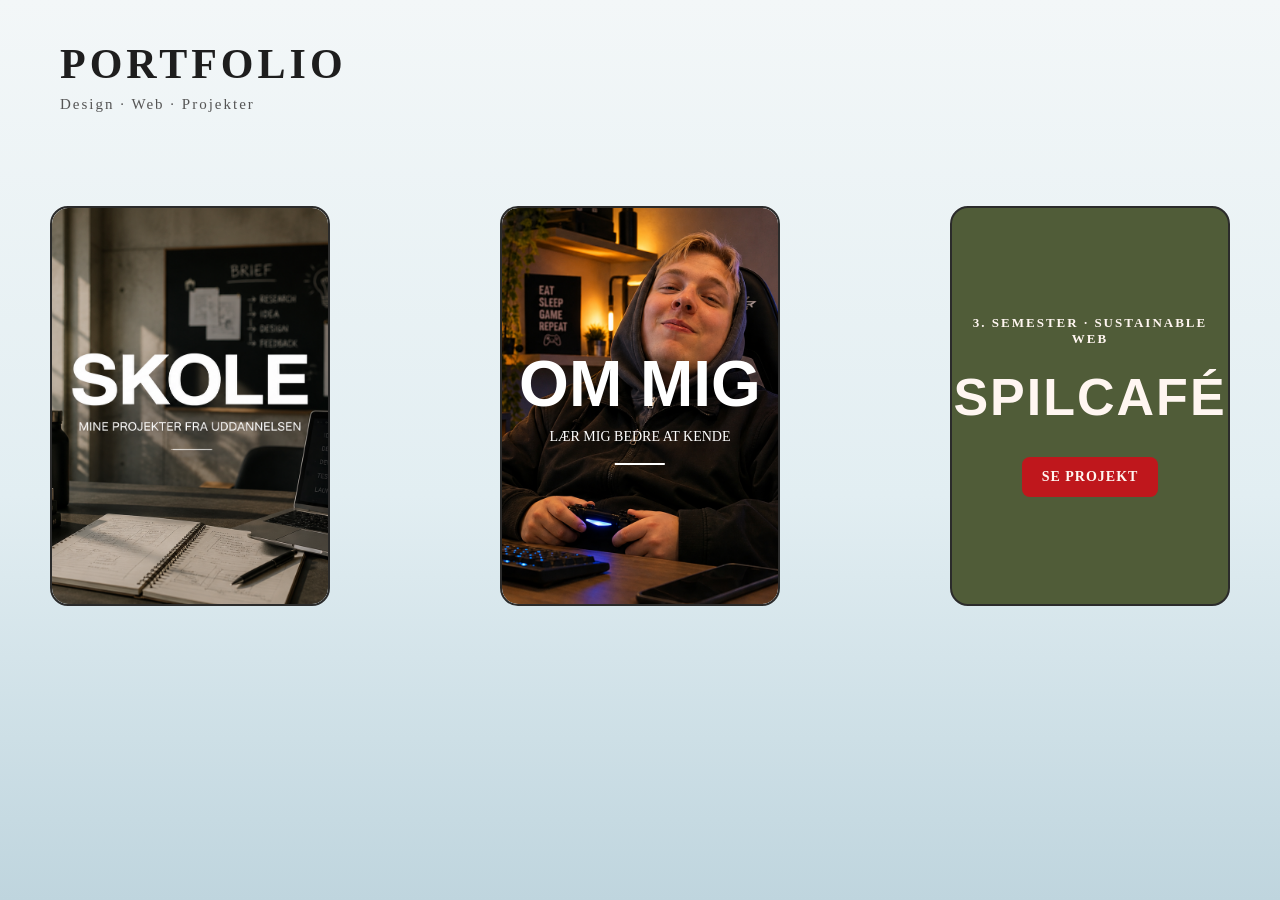
<file: index.html>
<!DOCTYPE html>
<html lang="da">

<head>
    <meta charset="UTF-8">
    <meta name="viewport" content="width=device-width, initial-scale=1.0">

    <title>Portfolio</title>

    <!-- CSS -->
    <link rel="stylesheet" href="Css/style.css">
</head>

<body class="forside-body">

    <!-- =========================
         FORSIDE HEADER
    ========================== -->
    <header>
        <h1>PORTFOLIO</h1>
        <p>Design · Web · Projekter</p>
    </header>


    <!-- =========================
         FORSIDE INDHOLD
    ========================== -->
    <main class="forside">

        <!-- SKOLE -->
        <a href="skole.html" class="forside-kort">
            <img src="images/skole.png" alt="Skole">
        </a>


        <!-- OM MIG -->
        <a href="om.mig.html" class="forside-kort">

            <img src="images/om-mig.png" alt="Om mig">

            <div class="kort-tekst">
                <h2>OM MIG</h2>
                <p>LÆR MIG BEDRE AT KENDE</p>
                <div class="linje"></div>
            </div>

                    <!-- SPILCAFÉ -->
        <a
            href="https://olivervestergaard2-lgtm.github.io/spilcafe-projekt-Sustainable-Web/"
            class="forside-kort spilcafe-kort"
        >
            <div class="spilcafe-indhold">
                <span>3. SEMESTER · SUSTAINABLE WEB</span>
                <h2>SPILCAFÉ</h2>
                <p>SE PROJEKT</p>
            </div>
        </a>

    </main>

</body>

</html>
</file>
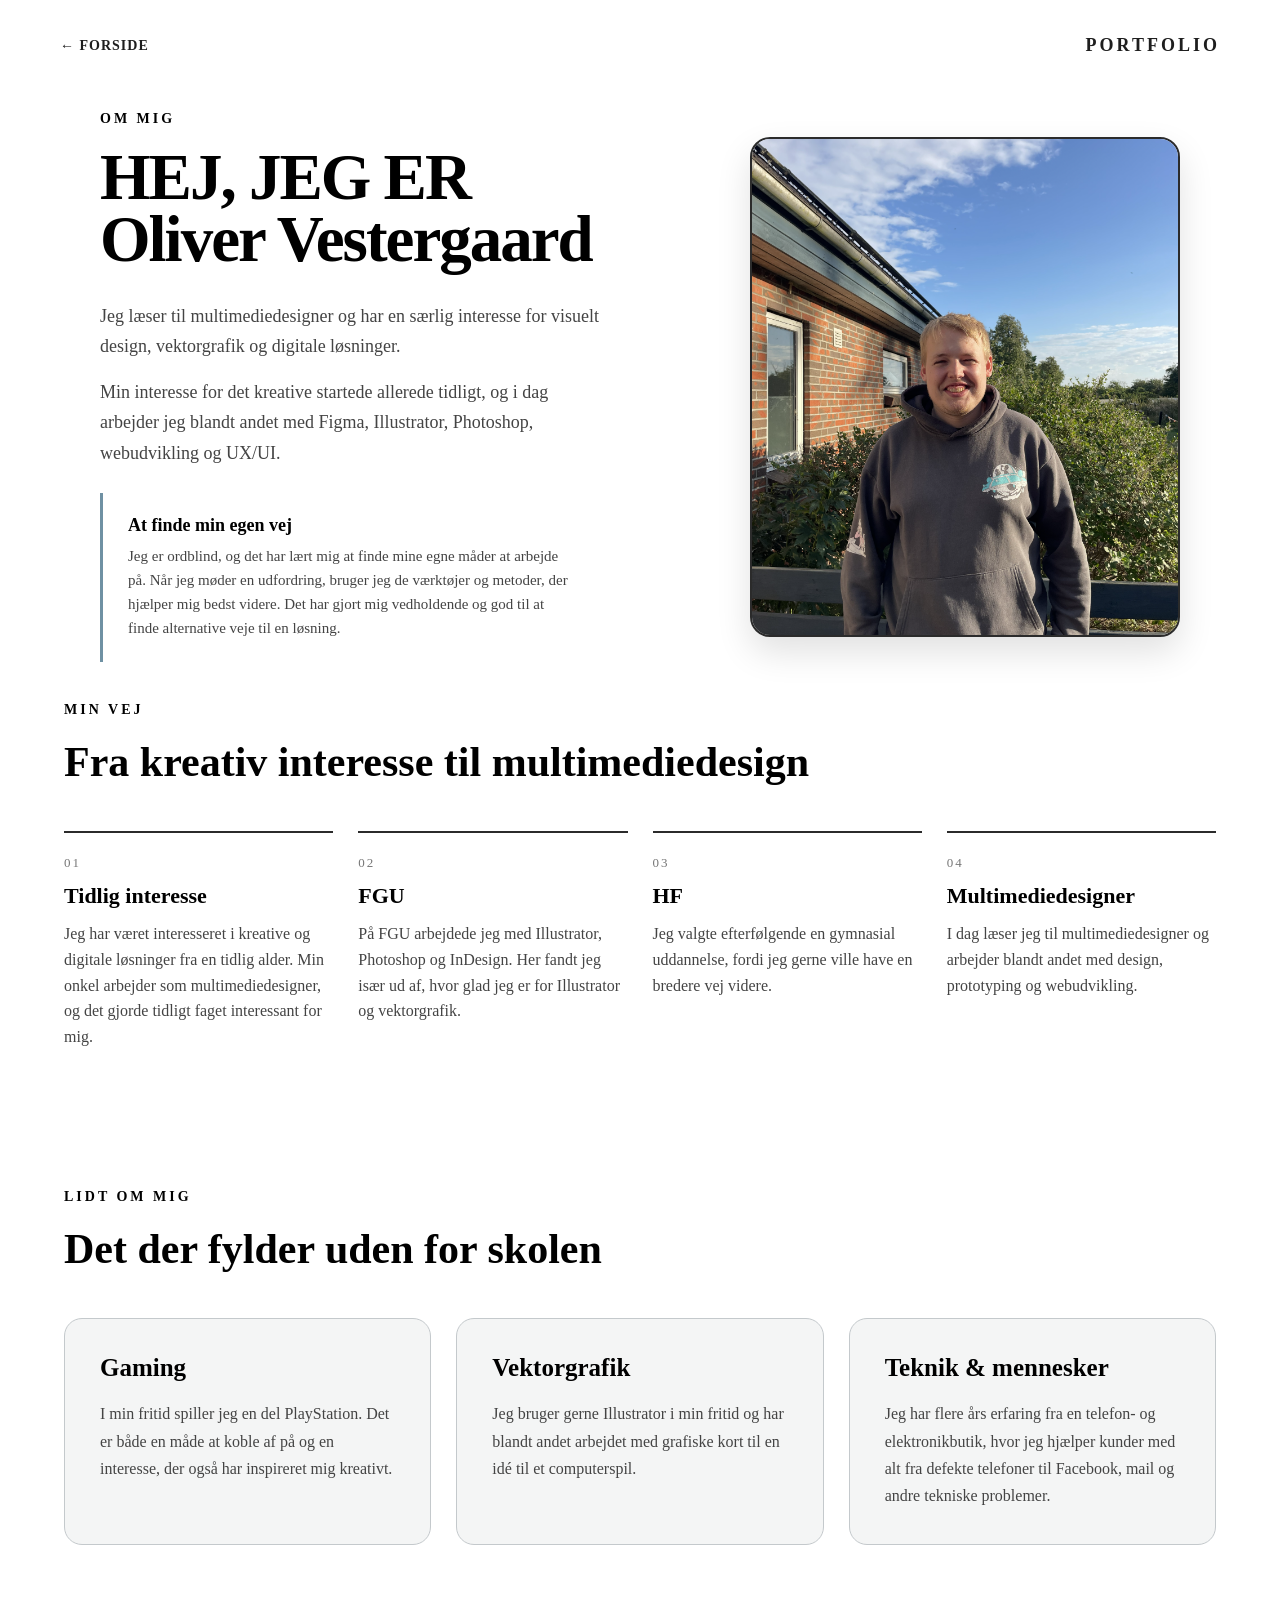
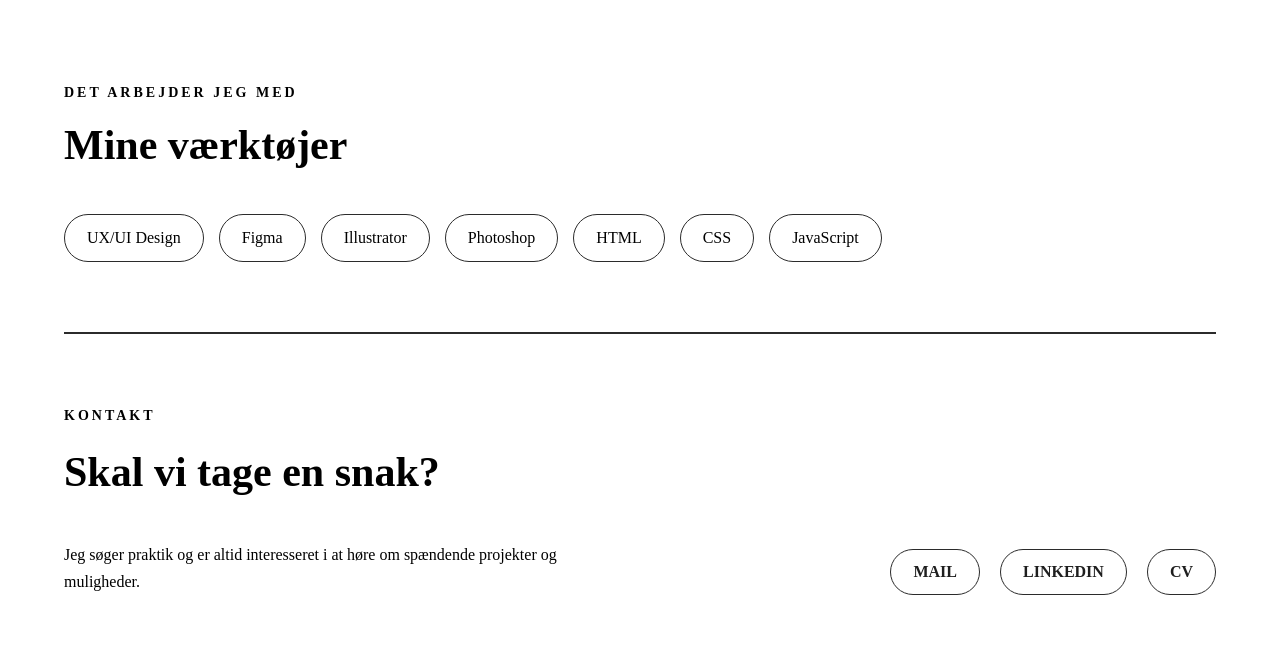
<file: om.mig.html>
<!DOCTYPE html>
<html lang="da">

<head>
    <meta charset="UTF-8">
    <meta name="viewport" content="width=device-width, initial-scale=1.0">

    <title>Om mig | Oliver Vestergaard</title>

    <!-- CSS -->
    <link rel="stylesheet" href="Css/style.css">
</head>

<body class="om-mig-body">

    <!-- =========================
         NAVIGATION
    ========================== -->
    <nav class="navigation">

        <a href="index.html" class="tilbage">
            ← FORSIDE
        </a>

        <a href="index.html" class="logo">
            PORTFOLIO
        </a>

    </nav>


    <!-- =========================
         SIDENS HOVEDINDHOLD
    ========================== -->
    <main>

        <!-- =========================
             HERO / INTRODUKTION
        ========================== -->
        <div class="om-mig-side">

            <section class="om-mig-hero">

                <!-- TEKST -->
                <div class="om-mig-tekst">

                    <p class="lille-overskrift">
                        OM MIG
                    </p>

                    <h1>
                        HEJ, JEG ER<br>
                        Oliver Vestergaard
                    </h1>

                    <p class="intro">
                        Jeg læser til multimediedesigner og har en særlig
                        interesse for visuelt design, vektorgrafik og
                        digitale løsninger.
                    </p>

                    <p class="intro">
                        Min interesse for det kreative startede allerede
                        tidligt, og i dag arbejder jeg blandt andet med
                        Figma, Illustrator, Photoshop, webudvikling og UX/UI.
                    </p>


                    <!-- ORDBLINDHED -->
                    <div class="ordblind-boks">

                        <h3>At finde min egen vej</h3>

                        <p>
                            Jeg er ordblind, og det har lært mig at finde mine
                            egne måder at arbejde på. Når jeg møder en udfordring,
                            bruger jeg de værktøjer og metoder, der hjælper mig
                            bedst videre. Det har gjort mig vedholdende og god
                            til at finde alternative veje til en løsning.
                        </p>

                    </div>

                </div>


                <!-- BILLEDE -->
                <div class="om-mig-billede">

                    <img
                        src="images/images of me.png"
                        alt="Billede af Oliver Vestergaard"
                    >

                </div>

            </section>

        </div>


        <!-- =========================
             MIN VEJ
        ========================== -->
        <section class="min-vej">

            <p class="lille-overskrift">
                MIN VEJ
            </p>

            <h2>
                Fra kreativ interesse til multimediedesign
            </h2>


            <div class="tidslinje">

                <!-- 01 -->
                <div class="tidslinje-punkt">

                    <span>01</span>

                    <h3>Tidlig interesse</h3>

                    <p>
                        Jeg har været interesseret i kreative og digitale
                        løsninger fra en tidlig alder. Min onkel arbejder som
                        multimediedesigner, og det gjorde tidligt faget
                        interessant for mig.
                    </p>

                </div>


                <!-- 02 -->
                <div class="tidslinje-punkt">

                    <span>02</span>

                    <h3>FGU</h3>

                    <p>
                        På FGU arbejdede jeg med Illustrator, Photoshop og
                        InDesign. Her fandt jeg især ud af, hvor glad jeg er
                        for Illustrator og vektorgrafik.
                    </p>

                </div>


                <!-- 03 -->
                <div class="tidslinje-punkt">

                    <span>03</span>

                    <h3>HF</h3>

                    <p>
                        Jeg valgte efterfølgende en gymnasial uddannelse,
                        fordi jeg gerne ville have en bredere vej videre.
                    </p>

                </div>


                <!-- 04 -->
                <div class="tidslinje-punkt">

                    <span>04</span>

                    <h3>Multimediedesigner</h3>

                    <p>
                        I dag læser jeg til multimediedesigner og arbejder
                        blandt andet med design, prototyping og webudvikling.
                    </p>

                </div>

            </div>

        </section>


        <!-- =========================
             LIDT OM MIG
        ========================== -->
        <section class="lidt-om-mig">

            <p class="lille-overskrift">
                LIDT OM MIG
            </p>

            <h2>
                Det der fylder uden for skolen
            </h2>


            <div class="om-mig-kort-grid">

                <!-- GAMING -->
                <article class="info-kort">

                    <h3>Gaming</h3>

                    <p>
                        I min fritid spiller jeg en del PlayStation.
                        Det er både en måde at koble af på og en interesse,
                        der også har inspireret mig kreativt.
                    </p>

                </article>


                <!-- VEKTORGRAFIK -->
                <article class="info-kort">

                    <h3>Vektorgrafik</h3>

                    <p>
                        Jeg bruger gerne Illustrator i min fritid og har
                        blandt andet arbejdet med grafiske kort til en idé
                        til et computerspil.
                    </p>

                </article>


                <!-- TEKNIK -->
                <article class="info-kort">

                    <h3>Teknik & mennesker</h3>

                    <p>
                        Jeg har flere års erfaring fra en telefon- og
                        elektronikbutik, hvor jeg hjælper kunder med alt
                        fra defekte telefoner til Facebook, mail og andre
                        tekniske problemer.
                    </p>

                </article>

            </div>

        </section>


        <!-- =========================
             KOMPETENCER / VÆRKTØJER
        ========================== -->
        <section class="kompetencer">

            <p class="lille-overskrift">
                DET ARBEJDER JEG MED
            </p>

            <h2>
                Mine værktøjer
            </h2>


            <div class="kompetence-liste">

                <span>UX/UI Design</span>
                <span>Figma</span>
                <span>Illustrator</span>
                <span>Photoshop</span>
                <span>HTML</span>
                <span>CSS</span>
                <span>JavaScript</span>

            </div>

        </section>


        <!-- =========================
             KONTAKT
        ========================== -->
        <section class="kontakt">

            <div>

                <p class="lille-overskrift">
                    KONTAKT
                </p>

                <h2>
                    Skal vi tage en snak?
                </h2>

                <p>
                    Jeg søger praktik og er altid interesseret i at høre
                    om spændende projekter og muligheder.
                </p>

            </div>


            <div class="kontakt-links">

                <!-- MAIL -->
                <a href="mailto:oliver.vestergaard2@gmail.com">
                    MAIL
                </a>

                <!-- LINKEDIN - link tilføjes senere -->
                <a href="#" target="_blank" rel="noopener noreferrer">
                    LINKEDIN
                </a>

                <!-- CV - link tilføjes senere -->
                <a href="#" target="_blank" rel="noopener noreferrer">
                    CV
                </a>

            </div>

        </section>

    </main>


    <!-- =========================
         JAVASCRIPT
    ========================== -->
    <script src="Js/script.js"></script>

</body>

</html>
</file>
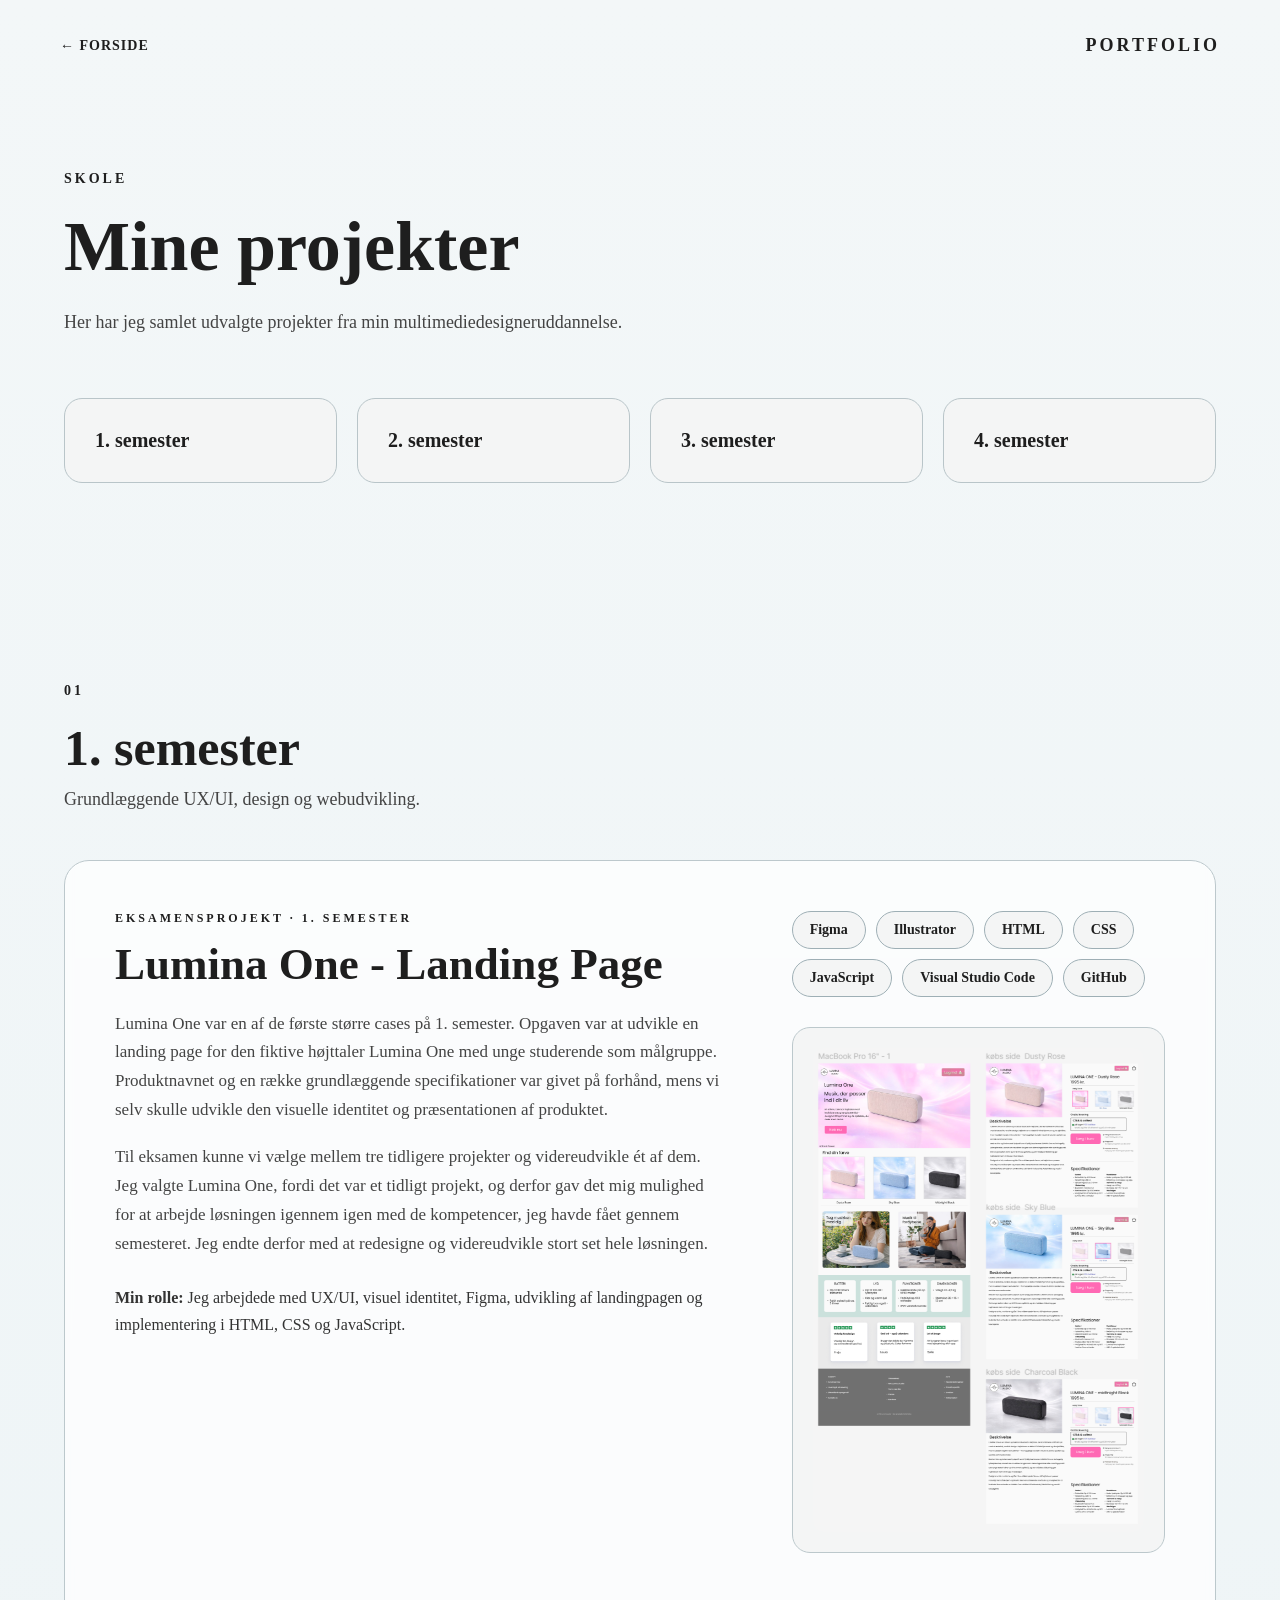
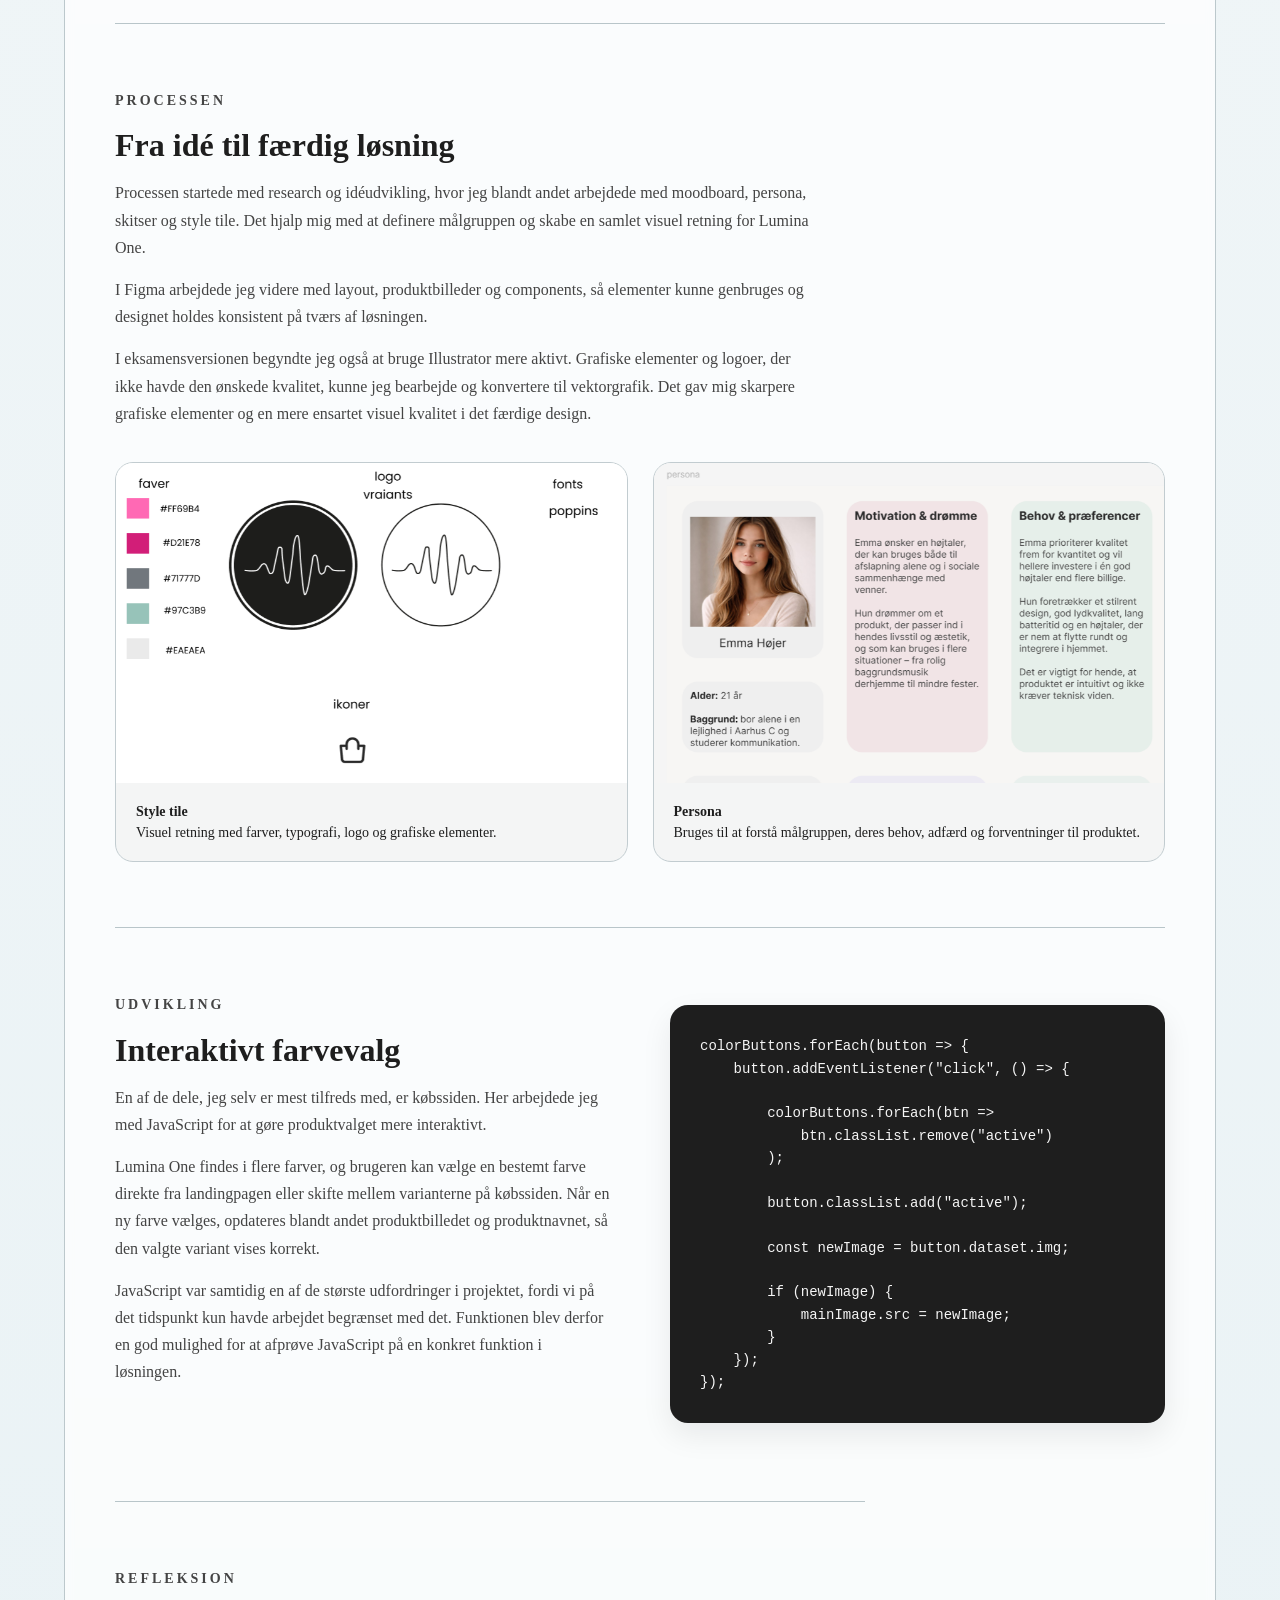
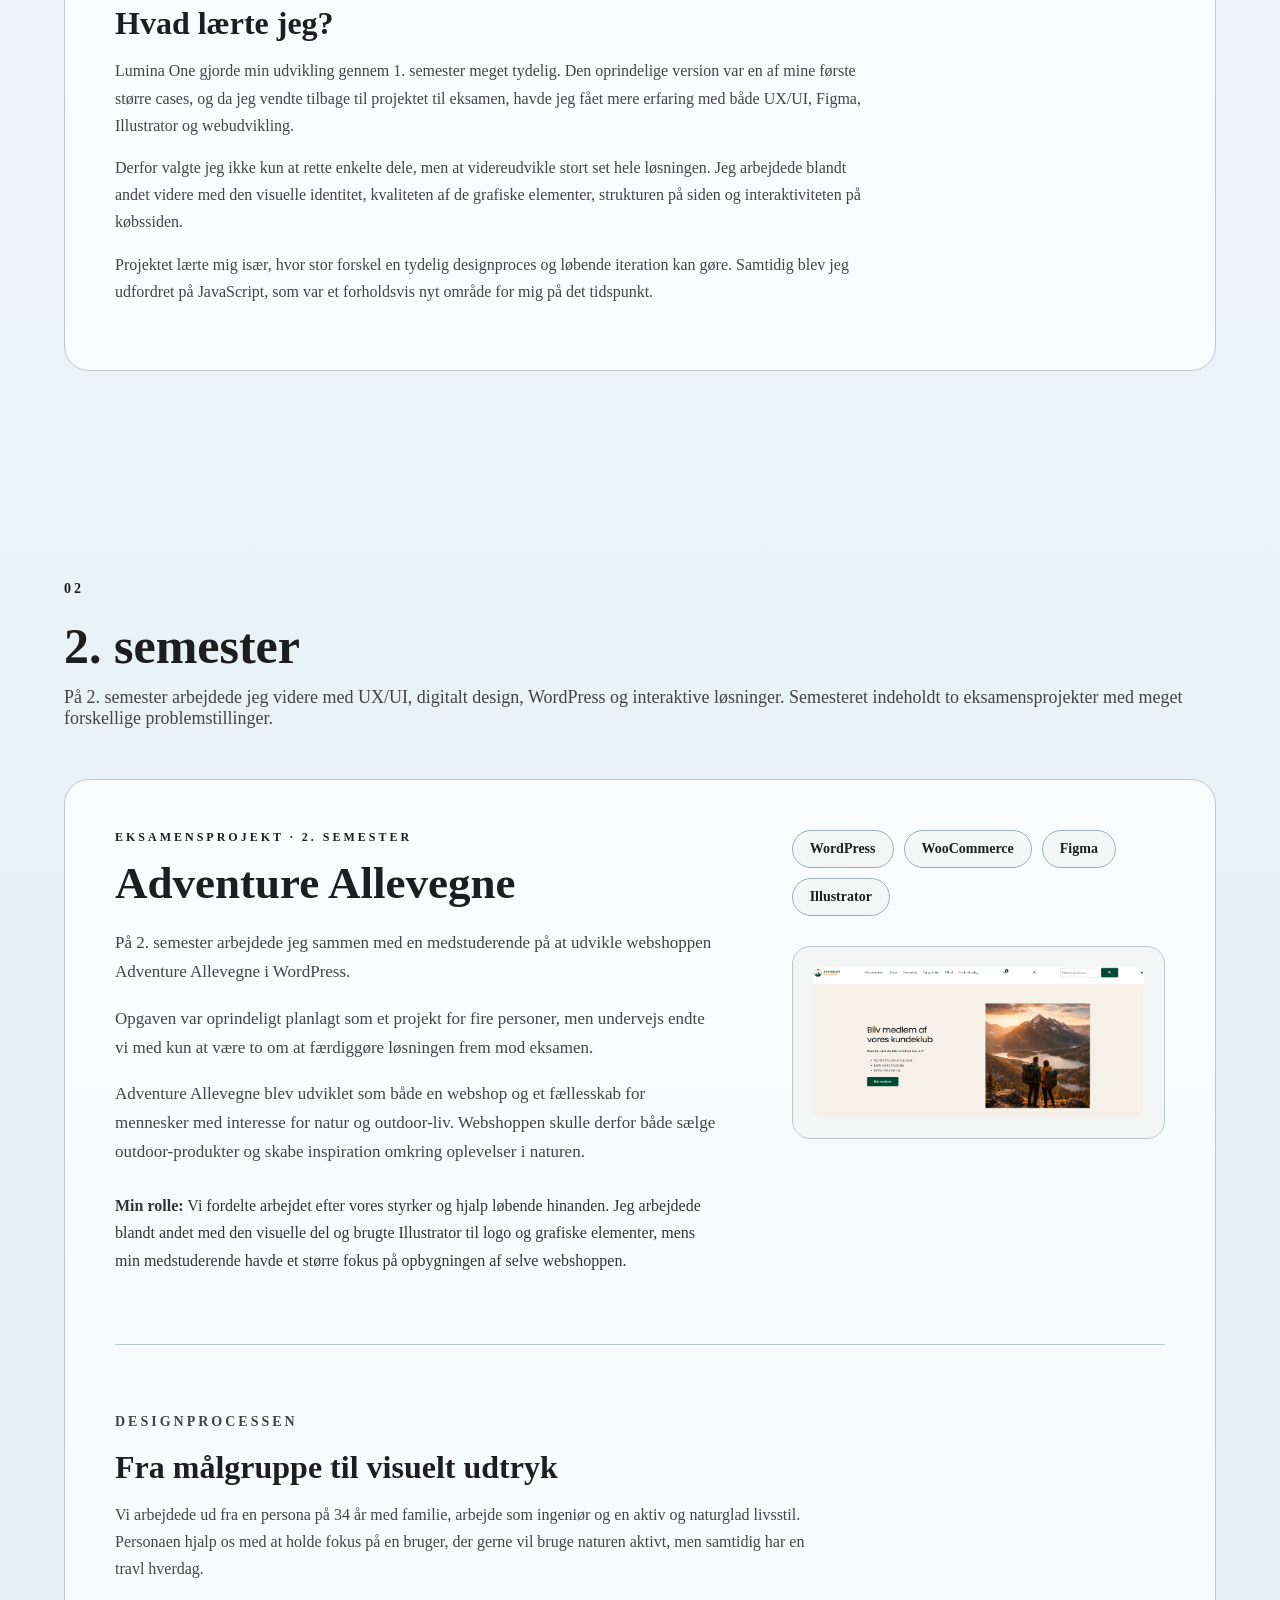
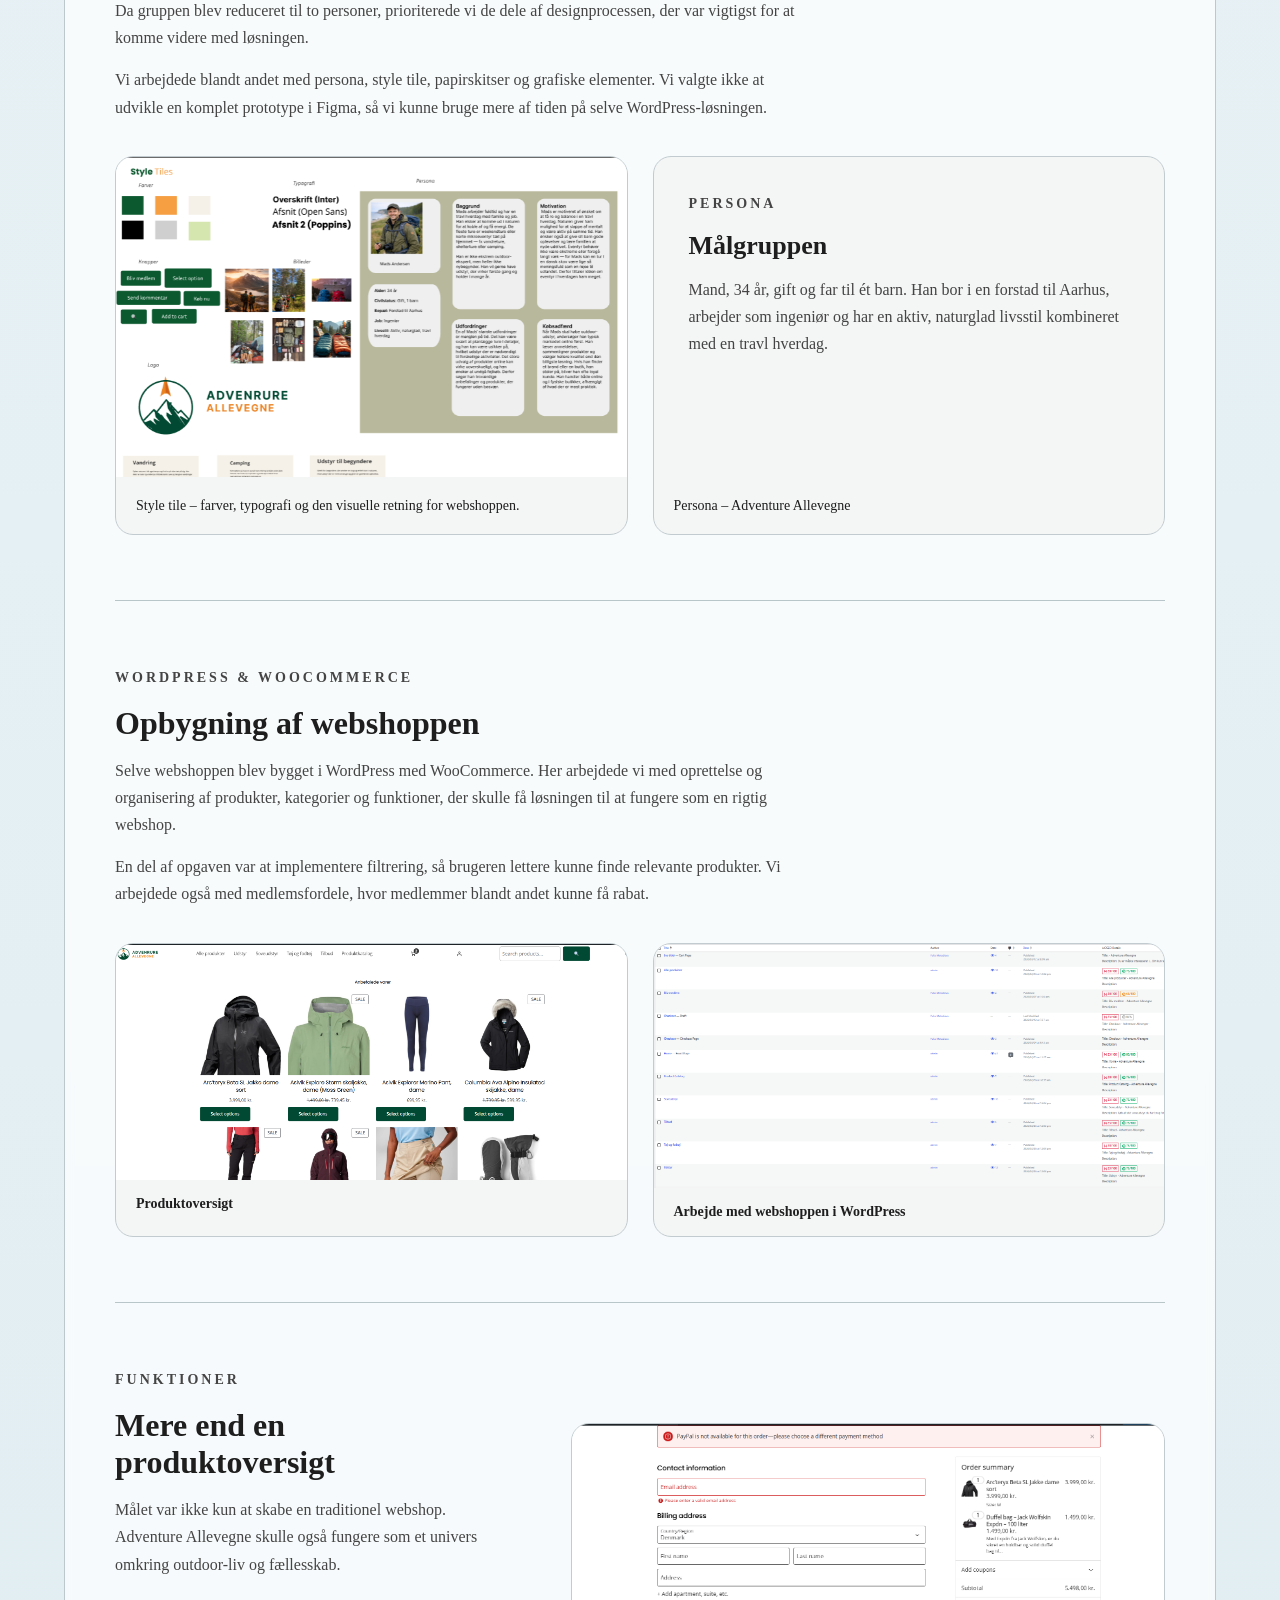
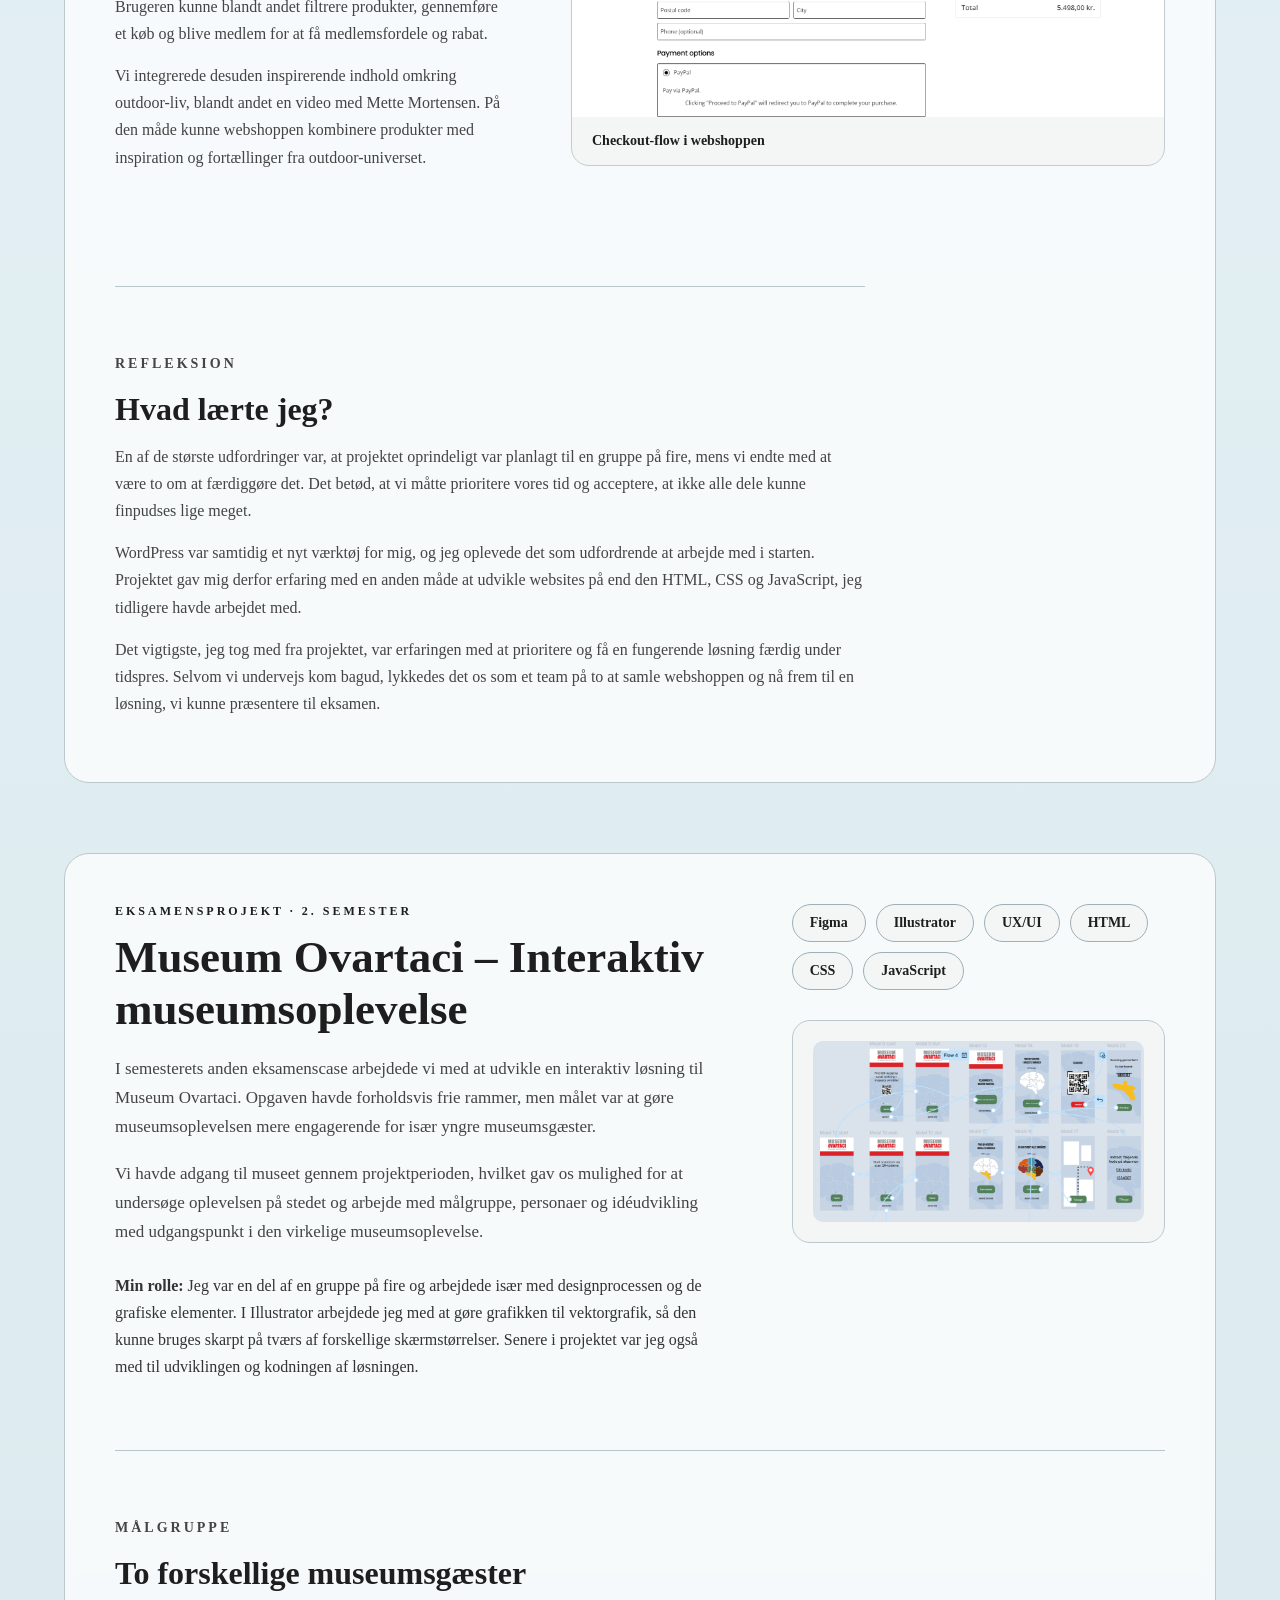
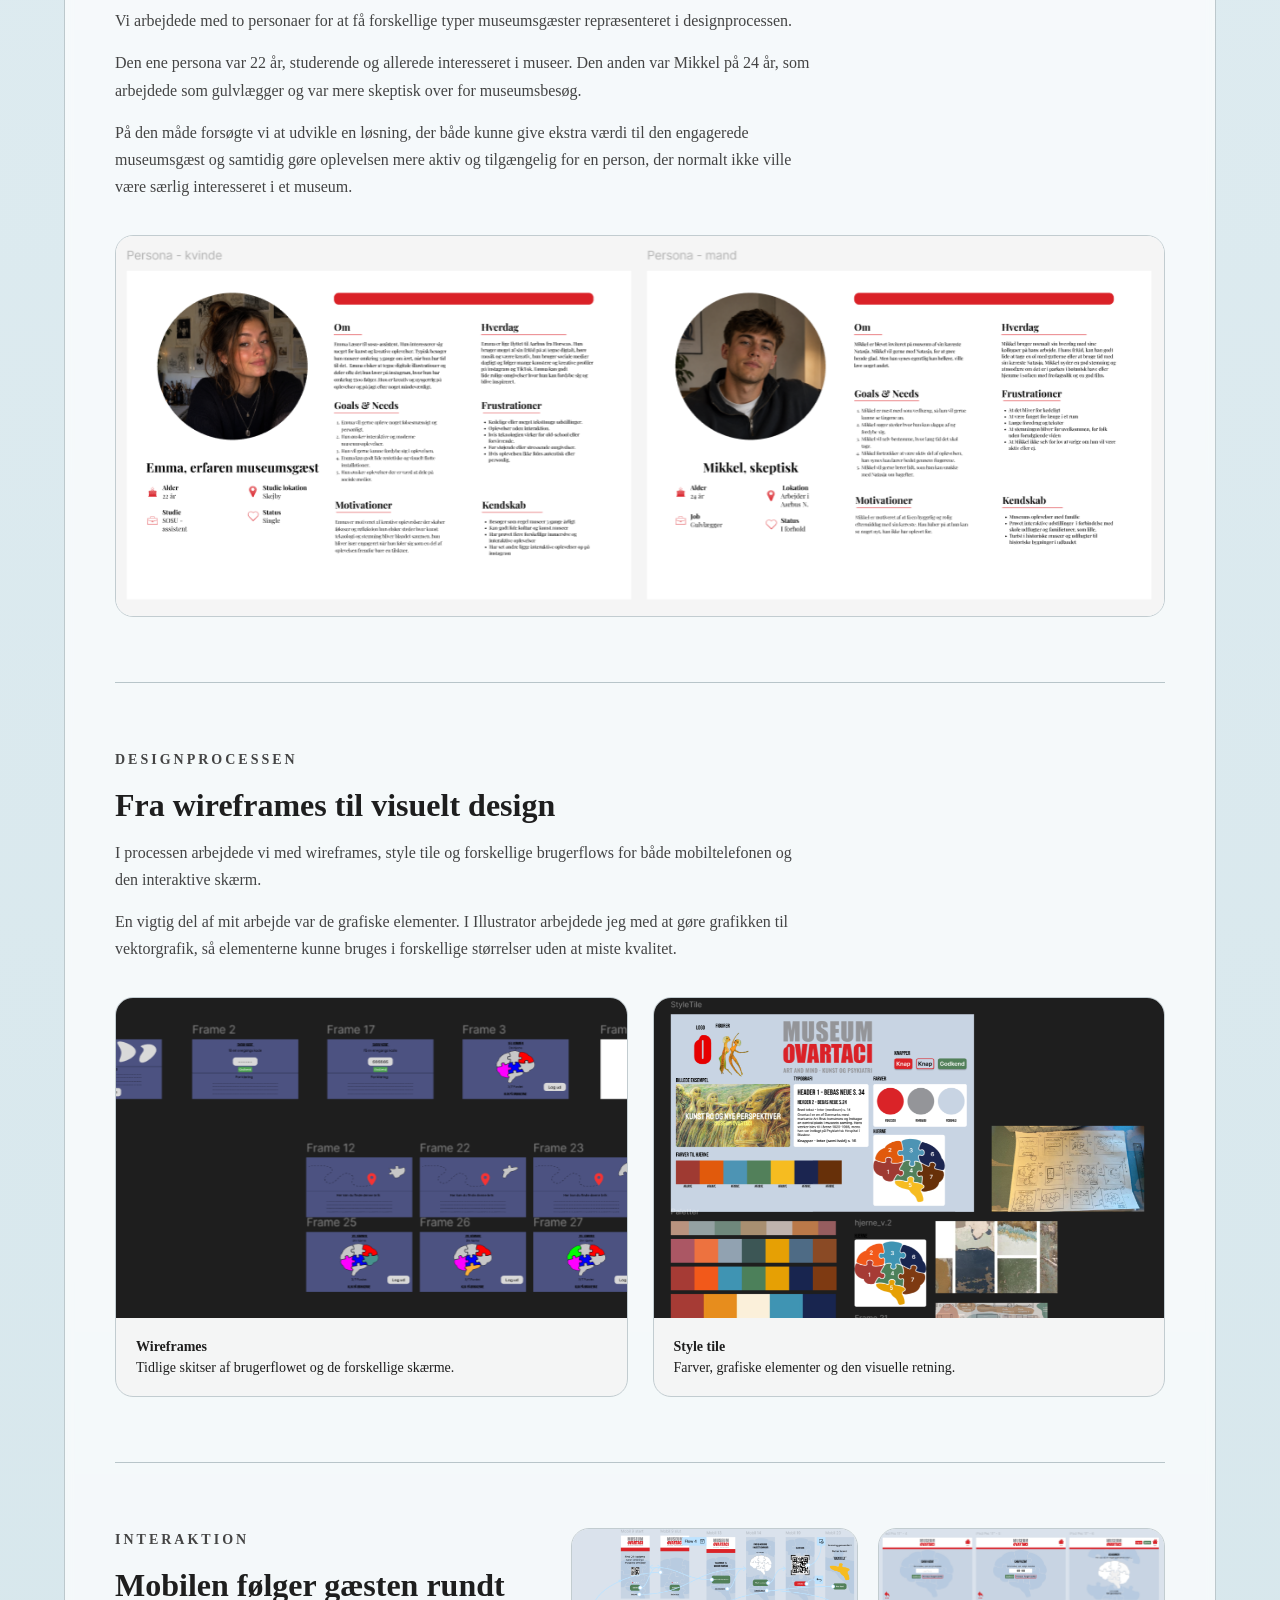
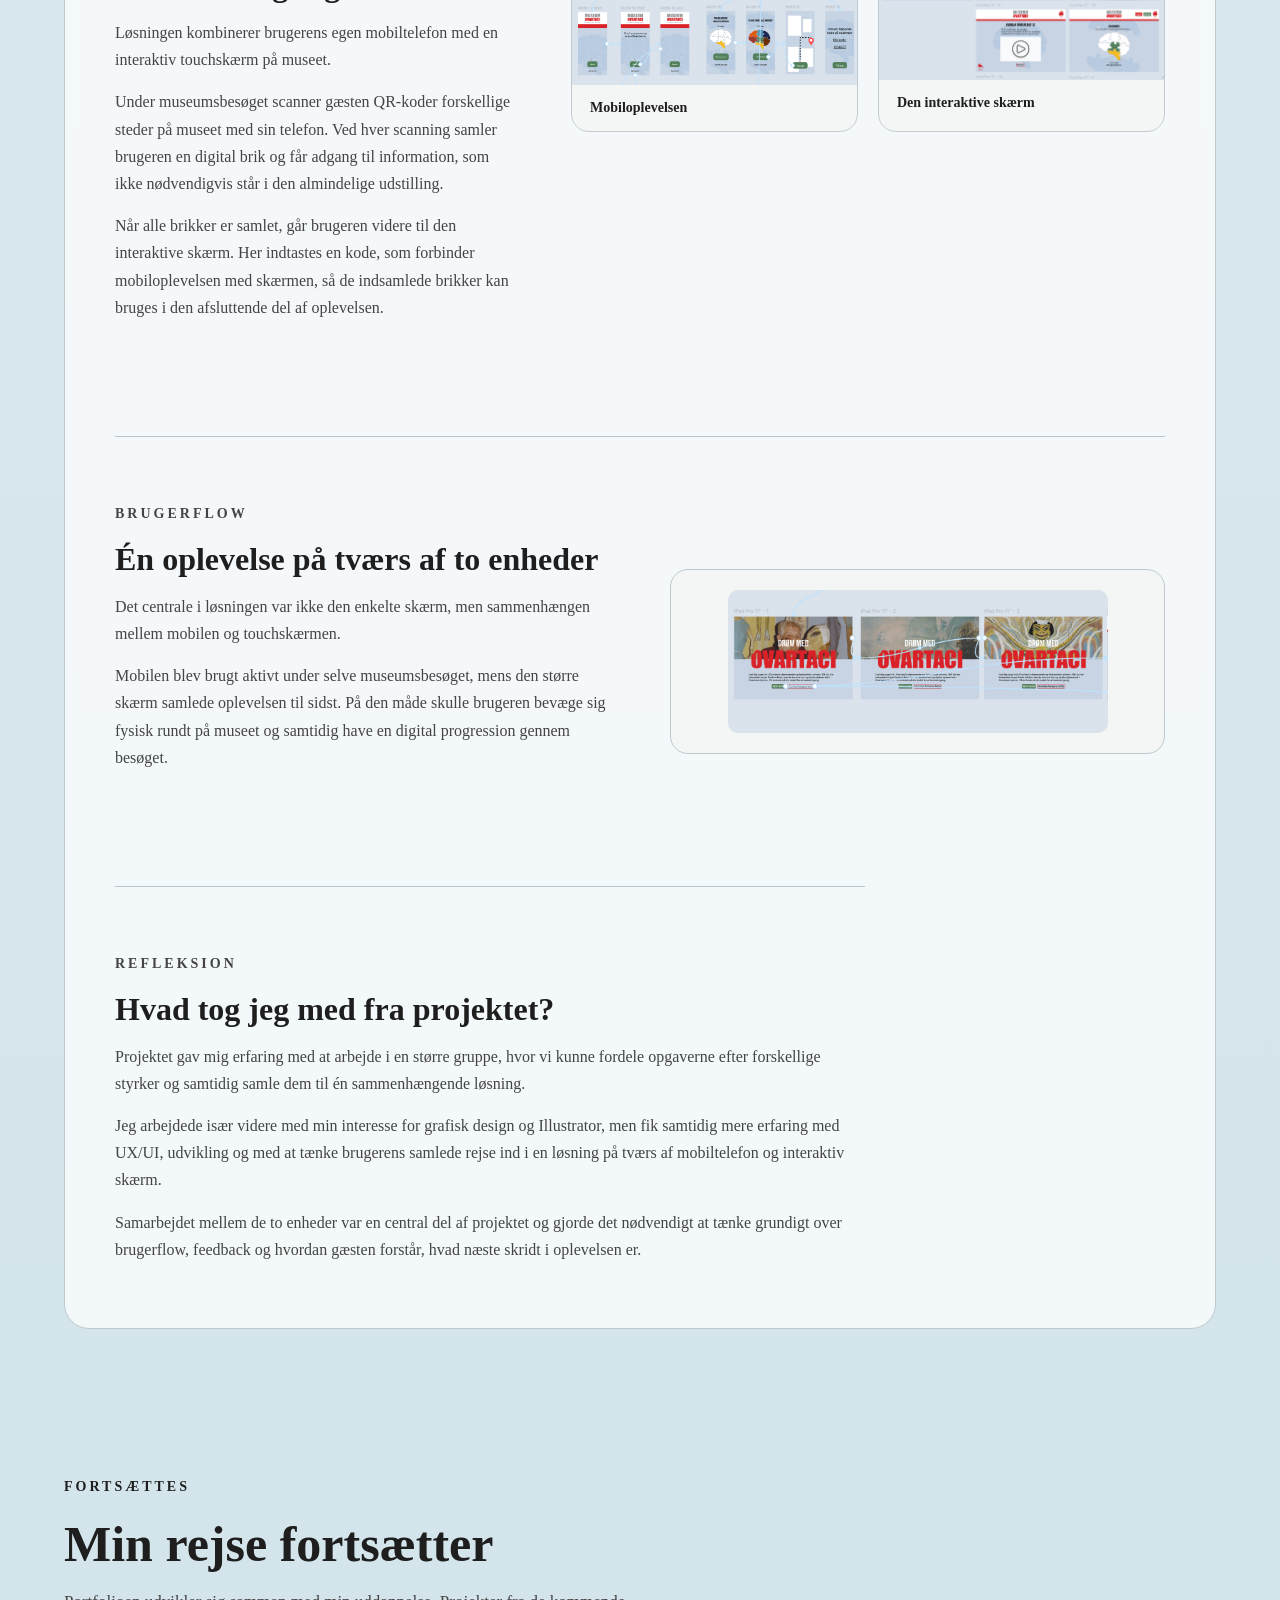
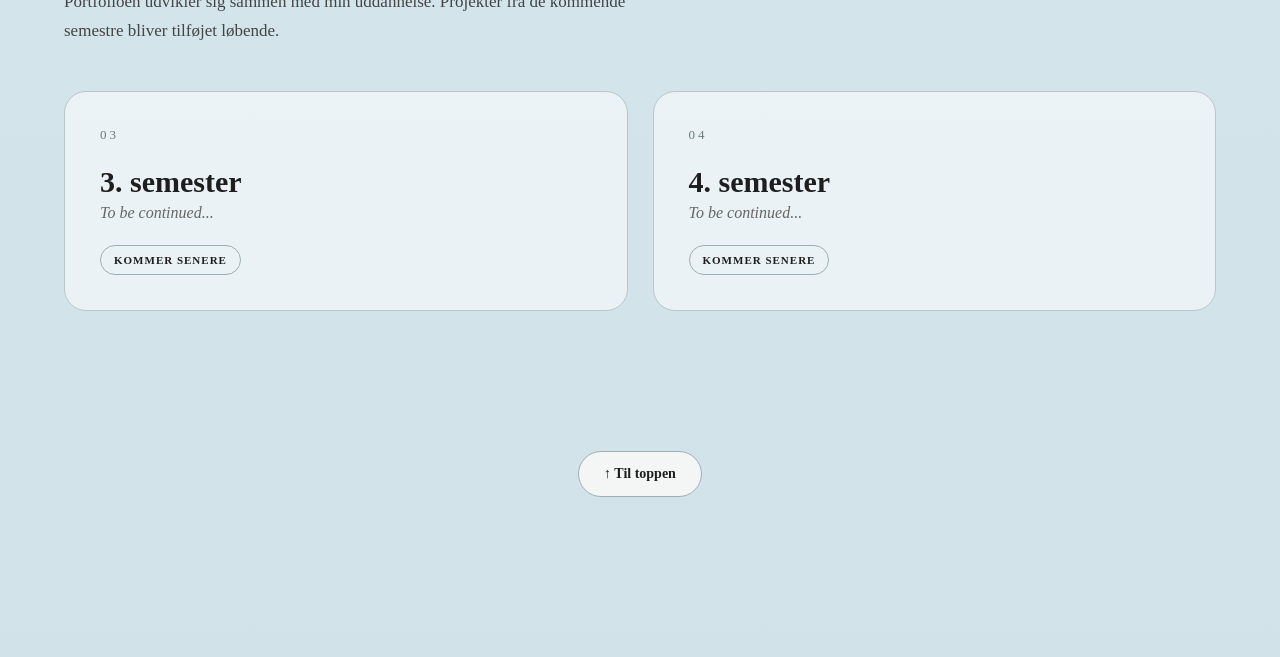
<file: skole.html>
<!DOCTYPE html>
<html lang="da">

<head>
    <meta charset="UTF-8">
    <meta name="viewport" content="width=device-width, initial-scale=1.0">

    <title>Skole | Oliver Vestergaard</title>

    <link rel="stylesheet" href="Css/style.css">
</head>

<body class="skole-body">

    <!-- NAVIGATION -->
    <nav class="navigation">
        <a href="index.html" class="tilbage">← FORSIDE</a>
        <a href="index.html" class="logo">PORTFOLIO</a>
    </nav>


    <main class="skole-side">

        <!-- INTRO -->
        <section class="skole-intro">

            <p class="lille-overskrift">SKOLE</p>

            <h1>Mine projekter</h1>

            <p>
                Her har jeg samlet udvalgte projekter fra min
                multimediedesigneruddannelse.
            </p>

        </section>


        <!-- SEMESTER MENU -->
        <section class="semester-menu">

            <a href="#semester1">1. semester</a>
            <a href="#semester2">2. semester</a>
            <a href="#semester3">3. semester</a>
            <a href="#semester4">4. semester</a>

        </section>
<!-- =========================
     1. SEMESTER
========================= -->

<section class="semester" id="semester1">

    <div class="semester-heading">

        <p class="lille-overskrift">01</p>

        <h2>1. semester</h2>

        <p>
            Grundlæggende UX/UI, design og webudvikling.
        </p>

    </div>


    <!-- =========================
         LUMINA ONE
    ========================== -->
    <article class="projekt featured-projekt">

        <!-- TOPPEN AF PROJEKTET -->
        <div class="projekt-top">

            <!-- VENSTRE SIDE -->
            <div class="projekt-beskrivelse">

                <p class="projekt-type">
                    EKSAMENSPROJEKT · 1. SEMESTER
                </p>

                <h3>Lumina One - Landing Page</h3>

                <p class="projekt-intro">
                    Lumina One var en af de første større cases på
                    1. semester. Opgaven var at udvikle en landing page
                    for den fiktive højttaler Lumina One med unge
                    studerende som målgruppe.
                    Produktnavnet og en række grundlæggende specifikationer
                    var givet på forhånd, mens vi selv skulle udvikle den
                    visuelle identitet og præsentationen af produktet.
                </p>

                <p class="projekt-intro">
                    Til eksamen kunne vi vælge mellem tre tidligere projekter
                    og videreudvikle ét af dem. Jeg valgte Lumina One,
                    fordi det var et tidligt projekt, og derfor gav det mig
                    mulighed for at arbejde løsningen igennem igen med de
                    kompetencer, jeg havde fået gennem semesteret.
                    Jeg endte derfor med at redesigne og videreudvikle
                    stort set hele løsningen.
                </p>

                <p class="projekt-rolle">
                    <strong>Min rolle:</strong>
                    Jeg arbejdede med UX/UI, visuel identitet, Figma,
                    udvikling af landingpagen og implementering i
                    HTML, CSS og JavaScript.
                </p>

            </div>


            <!-- HØJRE SIDE -->
            <div class="projekt-side">

                <!-- TOOLS -->
                <div class="projekt-tools">

                    <span>Figma</span>
                    <span>Illustrator</span>
                    <span>HTML</span>
                    <span>CSS</span>
                    <span>JavaScript</span>
                    <span>Visual Studio Code</span>
                    <span>GitHub</span>

                </div>


                <!-- LANDINGPAGE -->
                <div class="projekt-preview">

                    <img
                        src="images/lumina one landing page.png"
                        alt="Lumina One landingpage"
                    >

                </div>

            </div>

        </div>


        <!-- =========================
             PROCESSEN
        ========================== -->
        <div class="projekt-sektion">

            <div class="projekt-sektion-tekst">

                <p class="lille-overskrift">
                    PROCESSEN
                </p>

                <h4>Fra idé til færdig løsning</h4>

                <p>
                    Processen startede med research og idéudvikling,
                    hvor jeg blandt andet arbejdede med moodboard,
                    persona, skitser og style tile.
                    Det hjalp mig med at definere målgruppen og skabe
                    en samlet visuel retning for Lumina One.
                </p>

                <p>
                    I Figma arbejdede jeg videre med layout,
                    produktbilleder og components, så elementer kunne
                    genbruges og designet holdes konsistent på tværs
                    af løsningen.
                </p>

                <p>
                    I eksamensversionen begyndte jeg også at bruge
                    Illustrator mere aktivt. Grafiske elementer og logoer,
                    der ikke havde den ønskede kvalitet, kunne jeg
                    bearbejde og konvertere til vektorgrafik.
                    Det gav mig skarpere grafiske elementer og en mere
                    ensartet visuel kvalitet i det færdige design.
                </p>

            </div>


            <!-- PROCESBILLEDER -->
            <div class="proces-grid">

                <!-- STYLE TILE -->
                <figure>

                    <img
                        src="images/styletile.png"
                        alt="Style tile til Lumina One"
                    >

                    <figcaption>
                        <strong>Style tile</strong><br>
                        Visuel retning med farver, typografi, logo
                        og grafiske elementer.
                    </figcaption>

                </figure>


                <!-- PERSONA -->
                <figure>

                    <img
                        src="images/pasona lumina one .png"
                        alt="Persona til Lumina One"
                    >

                    <figcaption>
                        <strong>Persona</strong><br>
                        Bruges til at forstå målgruppen, deres behov,
                        adfærd og forventninger til produktet.
                    </figcaption>

                </figure>

            </div>

        </div>


        <!-- =========================
             UDVIKLING
        ========================== -->
        <div class="projekt-sektion kode-sektion">

            <div class="projekt-sektion-tekst">

                <p class="lille-overskrift">
                    UDVIKLING
                </p>

                <h4>Interaktivt farvevalg</h4>

                <p>
                    En af de dele, jeg selv er mest tilfreds med,
                    er købssiden. Her arbejdede jeg med JavaScript
                    for at gøre produktvalget mere interaktivt.
                </p>

                <p>
                    Lumina One findes i flere farver, og brugeren kan
                    vælge en bestemt farve direkte fra landingpagen
                    eller skifte mellem varianterne på købssiden.
                    Når en ny farve vælges, opdateres blandt andet
                    produktbilledet og produktnavnet, så den valgte
                    variant vises korrekt.
                </p>

                <p>
                    JavaScript var samtidig en af de største udfordringer
                    i projektet, fordi vi på det tidspunkt kun havde
                    arbejdet begrænset med det.
                    Funktionen blev derfor en god mulighed for at afprøve
                    JavaScript på en konkret funktion i løsningen.
                </p>

            </div>


            <!-- KODEEKSEMPEL -->
            <pre class="kode-boks"><code>colorButtons.forEach(button => {
    button.addEventListener("click", () => {

        colorButtons.forEach(btn =>
            btn.classList.remove("active")
        );

        button.classList.add("active");

        const newImage = button.dataset.img;

        if (newImage) {
            mainImage.src = newImage;
        }
    });
});</code></pre>

        </div>


        <!-- =========================
             REFLEKSION
        ========================== -->
        <div class="projekt-refleksion">

            <p class="lille-overskrift">
                REFLEKSION
            </p>

            <h4>Hvad lærte jeg?</h4>

            <p>
                Lumina One gjorde min udvikling gennem 1. semester
                meget tydelig. Den oprindelige version var en af mine
                første større cases, og da jeg vendte tilbage til
                projektet til eksamen, havde jeg fået mere erfaring
                med både UX/UI, Figma, Illustrator og webudvikling.
            </p>

            <p>
                Derfor valgte jeg ikke kun at rette enkelte dele,
                men at videreudvikle stort set hele løsningen.
                Jeg arbejdede blandt andet videre med den visuelle
                identitet, kvaliteten af de grafiske elementer,
                strukturen på siden og interaktiviteten på købssiden.
            </p>

            <p>
                Projektet lærte mig især, hvor stor forskel en tydelig
                designproces og løbende iteration kan gøre.
                Samtidig blev jeg udfordret på JavaScript, som var et
                forholdsvis nyt område for mig på det tidspunkt.
            </p>

        </div>

    </article>

</section>
<!-- =========================
     2. SEMESTER
========================= -->

<section class="semester" id="semester2">

    <!-- =========================
         INTRO TIL 2. SEMESTER
    ========================== -->
    <div class="semester-heading">

        <p class="lille-overskrift">02</p>

        <h2>2. semester</h2>

        <p>
            På 2. semester arbejdede jeg videre med UX/UI,
            digitalt design, WordPress og interaktive løsninger.
            Semesteret indeholdt to eksamensprojekter med meget
            forskellige problemstillinger.
        </p>

    </div>


    <!-- =========================
         EKSAMEN 1
         ADVENTURE ALLEVEGNE
    ========================== -->
    <article class="projekt featured-projekt">

        <!-- =========================
             PROJEKT INTRO
        ========================== -->
        <div class="projekt-top">

            <!-- VENSTRE SIDE -->
            <div class="projekt-beskrivelse">

                <p class="projekt-type">
                    EKSAMENSPROJEKT · 2. SEMESTER
                </p>

                <h3>Adventure Allevegne</h3>

                <p class="projekt-intro">
                    På 2. semester arbejdede jeg sammen med en
                    medstuderende på at udvikle webshoppen
                    Adventure Allevegne i WordPress.
                </p>

                <p class="projekt-intro">
                    Opgaven var oprindeligt planlagt som et projekt
                    for fire personer, men undervejs endte vi med
                    kun at være to om at færdiggøre løsningen frem
                    mod eksamen.
                </p>

                <p class="projekt-intro">
                    Adventure Allevegne blev udviklet som både en
                    webshop og et fællesskab for mennesker med
                    interesse for natur og outdoor-liv. Webshoppen
                    skulle derfor både sælge outdoor-produkter og
                    skabe inspiration omkring oplevelser i naturen.
                </p>

                <p class="projekt-rolle">
                    <strong>Min rolle:</strong>
                    Vi fordelte arbejdet efter vores styrker og
                    hjalp løbende hinanden. Jeg arbejdede blandt
                    andet med den visuelle del og brugte Illustrator
                    til logo og grafiske elementer, mens min
                    medstuderende havde et større fokus på
                    opbygningen af selve webshoppen.
                </p>

            </div>


            <!-- HØJRE SIDE -->
            <div class="projekt-side">

                <!-- TOOLS -->
                <div class="projekt-tools">

                    <span>WordPress</span>
                    <span>WooCommerce</span>
                    <span>Figma</span>
                    <span>Illustrator</span>

                </div>


                <!-- HOVEDBILLEDE -->
                <div class="projekt-preview">

                    <img
                        src="images/wepshop homepage.png"
                        alt="Adventure Allevegne webshop forside"
                    >

                </div>

            </div>

        </div>


        <!-- =========================
             DESIGNPROCESSEN
        ========================== -->
        <div class="projekt-sektion">

            <div class="projekt-sektion-tekst">

                <p class="lille-overskrift">
                    DESIGNPROCESSEN
                </p>

                <h4>Fra målgruppe til visuelt udtryk</h4>

                <p>
                    Vi arbejdede ud fra en persona på 34 år med
                    familie, arbejde som ingeniør og en aktiv og
                    naturglad livsstil. Personaen hjalp os med at
                    holde fokus på en bruger, der gerne vil bruge
                    naturen aktivt, men samtidig har en travl
                    hverdag.
                </p>

                <p>
                    Da gruppen blev reduceret til to personer,
                    prioriterede vi de dele af designprocessen,
                    der var vigtigst for at komme videre med
                    løsningen.
                </p>

                <p>
                    Vi arbejdede blandt andet med persona, style
                    tile, papirskitser og grafiske elementer.
                    Vi valgte ikke at udvikle en komplet prototype
                    i Figma, så vi kunne bruge mere af tiden på
                    selve WordPress-løsningen.
                </p>

            </div>


            <!-- PROCESBILLEDER -->
            <div class="proces-grid">

                <!-- STYLE TILE -->
                <figure>

                    <img
                        src="images/wepshop stylsile.png"
                        alt="Style tile til Adventure Allevegne"
                    >

                    <figcaption>
                        Style tile – farver, typografi og den
                        visuelle retning for webshoppen.
                    </figcaption>

                </figure>


                <!-- PERSONA -->
                <figure class="persona-placeholder">

                    <div class="placeholder-indhold">

                        <p class="lille-overskrift">
                            PERSONA
                        </p>

                        <h4>Målgruppen</h4>

                        <p>
                            Mand, 34 år, gift og far til ét barn.
                            Han bor i en forstad til Aarhus,
                            arbejder som ingeniør og har en aktiv,
                            naturglad livsstil kombineret med en
                            travl hverdag.
                        </p>

                    </div>

                    <figcaption>
                        Persona – Adventure Allevegne
                    </figcaption>

                </figure>

            </div>

        </div>


        <!-- =========================
             WORDPRESS & WOOCOMMERCE
        ========================== -->
        <div class="projekt-sektion">

            <div class="projekt-sektion-tekst">

                <p class="lille-overskrift">
                    WORDPRESS & WOOCOMMERCE
                </p>

                <h4>Opbygning af webshoppen</h4>

                <p>
                    Selve webshoppen blev bygget i WordPress med
                    WooCommerce. Her arbejdede vi med oprettelse
                    og organisering af produkter, kategorier og
                    funktioner, der skulle få løsningen til at
                    fungere som en rigtig webshop.
                </p>

                <p>
                    En del af opgaven var at implementere
                    filtrering, så brugeren lettere kunne finde
                    relevante produkter. Vi arbejdede også med
                    medlemsfordele, hvor medlemmer blandt andet
                    kunne få rabat.
                </p>

            </div>


            <!-- WEBSHOP BILLEDER -->
            <div class="webshop-billeder">

                <!-- PRODUKTOVERSIGT -->
                <figure>

                    <img
                        src="images/webshop-produkter.png"
                        alt="Produktoversigt på Adventure Allevegne"
                    >

                    <figcaption>
                        Produktoversigt
                    </figcaption>

                </figure>


                <!-- WORDPRESS -->
                <figure>

                    <img
                        src="images/wepshop page.png"
                        alt="WordPress og WooCommerce administration"
                    >

                    <figcaption>
                        Arbejde med webshoppen i WordPress
                    </figcaption>

                </figure>

            </div>

        </div>


        <!-- =========================
             FUNKTIONER
        ========================== -->
        <div class="projekt-sektion webshop-funktioner">

            <div class="projekt-sektion-tekst">

                <p class="lille-overskrift">
                    FUNKTIONER
                </p>

                <h4>Mere end en produktoversigt</h4>

                <p>
                    Målet var ikke kun at skabe en traditionel
                    webshop. Adventure Allevegne skulle også
                    fungere som et univers omkring outdoor-liv
                    og fællesskab.
                </p>

                <p>
                    Brugeren kunne blandt andet filtrere produkter,
                    gennemføre et køb og blive medlem for at få
                    medlemsfordele og rabat.
                </p>

                <p>
                    Vi integrerede desuden inspirerende indhold
                    omkring outdoor-liv, blandt andet en video
                    med Mette Mortensen. På den måde kunne
                    webshoppen kombinere produkter med inspiration
                    og fortællinger fra outdoor-universet.
                </p>

            </div>


            <!-- CHECKOUT -->
            <figure class="checkout-billede">

                <img
                    src="images/webshop-checkout.png"
                    alt="Checkout på Adventure Allevegne"
                >

                <figcaption>
                    Checkout-flow i webshoppen
                </figcaption>

            </figure>

        </div>


        <!-- =========================
             REFLEKSION
        ========================== -->
        <div class="projekt-refleksion">

            <p class="lille-overskrift">
                REFLEKSION
            </p>

            <h4>Hvad lærte jeg?</h4>

            <p>
                En af de største udfordringer var, at projektet
                oprindeligt var planlagt til en gruppe på fire,
                mens vi endte med at være to om at færdiggøre det.
                Det betød, at vi måtte prioritere vores tid og
                acceptere, at ikke alle dele kunne finpudses lige
                meget.
            </p>

            <p>
                WordPress var samtidig et nyt værktøj for mig,
                og jeg oplevede det som udfordrende at arbejde
                med i starten. Projektet gav mig derfor erfaring
                med en anden måde at udvikle websites på end den
                HTML, CSS og JavaScript, jeg tidligere havde
                arbejdet med.
            </p>

            <p>
                Det vigtigste, jeg tog med fra projektet, var
                erfaringen med at prioritere og få en fungerende
                løsning færdig under tidspres. Selvom vi undervejs
                kom bagud, lykkedes det os som et team på to at
                samle webshoppen og nå frem til en løsning, vi
                kunne præsentere til eksamen.
            </p>

        </div>

    </article>
<!-- =====================================
     EKSAMEN 2
     MUSEUM OVARTACI
====================================== -->

<article class="projekt museum-projekt">

    <!-- =========================
         TOP
    ========================== -->
    <div class="projekt-top">

        <!-- VENSTRE SIDE -->
        <div class="projekt-beskrivelse">

            <p class="projekt-type">
                EKSAMENSPROJEKT · 2. SEMESTER
            </p>

            <h3>
                Museum Ovartaci – Interaktiv museumsoplevelse
            </h3>

            <p class="projekt-intro">
                I semesterets anden eksamenscase arbejdede vi med at udvikle
                en interaktiv løsning til Museum Ovartaci. Opgaven havde
                forholdsvis frie rammer, men målet var at gøre museumsoplevelsen
                mere engagerende for især yngre museumsgæster.
            </p>

            <p class="projekt-intro">
                Vi havde adgang til museet gennem projektperioden, hvilket gav
                os mulighed for at undersøge oplevelsen på stedet og arbejde
                med målgruppe, personaer og idéudvikling med udgangspunkt i
                den virkelige museumsoplevelse.
            </p>

            <p class="projekt-rolle">
                <strong>Min rolle:</strong>
                Jeg var en del af en gruppe på fire og arbejdede især med
                designprocessen og de grafiske elementer. I Illustrator arbejdede
                jeg med at gøre grafikken til vektorgrafik, så den kunne bruges
                skarpt på tværs af forskellige skærmstørrelser. Senere i projektet
                var jeg også med til udviklingen og kodningen af løsningen.
            </p>

        </div>


        <!-- HØJRE SIDE -->
        <div class="projekt-side">

            <!-- TOOLS -->
            <div class="projekt-tools">

                <span>Figma</span>
                <span>Illustrator</span>
                <span>UX/UI</span>
                <span>HTML</span>
                <span>CSS</span>
                <span>JavaScript</span>

            </div>


            <!-- PROJEKTBILLEDE -->
            <div class="projekt-preview">

                <img
                    src="images/museum-mobil.png"
                    alt="Mobilversion af Museum Ovartaci løsningen"
                >

            </div>

        </div>

    </div>


    <!-- =====================================
         MÅLGRUPPE
    ====================================== -->

    <div class="projekt-sektion">

        <div class="projekt-sektion-tekst">

            <p class="lille-overskrift">
                MÅLGRUPPE
            </p>

            <h4>To forskellige museumsgæster</h4>

            <p>
                Vi arbejdede med to personaer for at få forskellige typer
                museumsgæster repræsenteret i designprocessen.
            </p>

            <p>
                Den ene persona var 22 år, studerende og allerede interesseret
                i museer. Den anden var Mikkel på 24 år, som arbejdede som
                gulvlægger og var mere skeptisk over for museumsbesøg.
            </p>

            <p>
                På den måde forsøgte vi at udvikle en løsning, der både kunne
                give ekstra værdi til den engagerede museumsgæst og samtidig
                gøre oplevelsen mere aktiv og tilgængelig for en person, der
                normalt ikke ville være særlig interesseret i et museum.
            </p>

        </div>


        <!-- PERSONAER -->
        <div class="museum-persona">

            <img
                src="images/pasonaer-muserum.png"
                alt="Personaer til Museum Ovartaci"
            >

        </div>

    </div>


    <!-- =====================================
         DESIGNPROCESSEN
    ====================================== -->

    <div class="projekt-sektion">

        <div class="projekt-sektion-tekst">

            <p class="lille-overskrift">
                DESIGNPROCESSEN
            </p>

            <h4>Fra wireframes til visuelt design</h4>

            <p>
                I processen arbejdede vi med wireframes, style tile og
                forskellige brugerflows for både mobiltelefonen og den
                interaktive skærm.
            </p>

            <p>
                En vigtig del af mit arbejde var de grafiske elementer.
                I Illustrator arbejdede jeg med at gøre grafikken til
                vektorgrafik, så elementerne kunne bruges i forskellige
                størrelser uden at miste kvalitet.
            </p>

        </div>


        <!-- PROCESBILLEDER -->
        <div class="proces-grid">

            <!-- WIREFRAMES -->
            <figure>

                <img
                    src="images/wierframes-muserum.png"
                    alt="Wireframes til Museum Ovartaci"
                >

                <figcaption>
                    <strong>Wireframes</strong><br>
                    Tidlige skitser af brugerflowet og de forskellige skærme.
                </figcaption>

            </figure>


            <!-- STYLE TILE -->
            <figure>

                <img
                    src="images/styiletile-muserum.png"
                    alt="Style tile til Museum Ovartaci"
                >

                <figcaption>
                    <strong>Style tile</strong><br>
                    Farver, grafiske elementer og den visuelle retning.
                </figcaption>

            </figure>

        </div>

    </div>


    <!-- =====================================
         INTERAKTIONEN
    ====================================== -->

    <div class="projekt-sektion museum-flow">

        <div class="projekt-sektion-tekst">

            <p class="lille-overskrift">
                INTERAKTION
            </p>

            <h4>Mobilen følger gæsten rundt</h4>

            <p>
                Løsningen kombinerer brugerens egen mobiltelefon med en
                interaktiv touchskærm på museet.
            </p>

            <p>
                Under museumsbesøget scanner gæsten QR-koder forskellige
                steder på museet med sin telefon. Ved hver scanning samler
                brugeren en digital brik og får adgang til information,
                som ikke nødvendigvis står i den almindelige udstilling.
            </p>

            <p>
                Når alle brikker er samlet, går brugeren videre til den
                interaktive skærm. Her indtastes en kode, som forbinder
                mobiloplevelsen med skærmen, så de indsamlede brikker kan
                bruges i den afsluttende del af oplevelsen.
            </p>

        </div>


        <!-- MOBIL + INTERAKTIV SKÆRM -->
        <div class="museum-flow-billeder">

            <!-- MOBIL -->
            <figure>

                <img
                    src="images/museum-mobil.png"
                    alt="Mobiloplevelsen på Museum Ovartaci"
                >

                <figcaption>
                    Mobiloplevelsen
                </figcaption>

            </figure>


            <!-- INTERAKTIV SKÆRM -->
            <figure>

                <img
                    src="images/museum-skaerm.png"
                    alt="Interaktiv skærm på Museum Ovartaci"
                >

                <figcaption>
                    Den interaktive skærm
                </figcaption>

            </figure>

        </div>

    </div>


    <!-- =====================================
         SAMMENHÆNGEN MELLEM ENHEDER
    ====================================== -->

    <div class="projekt-sektion kode-sektion">

        <div class="projekt-sektion-tekst">

            <p class="lille-overskrift">
                BRUGERFLOW
            </p>

            <h4>Én oplevelse på tværs af to enheder</h4>

            <p>
                Det centrale i løsningen var ikke den enkelte skærm, men
                sammenhængen mellem mobilen og touchskærmen.
            </p>

            <p>
                Mobilen blev brugt aktivt under selve museumsbesøget,
                mens den større skærm samlede oplevelsen til sidst.
                På den måde skulle brugeren bevæge sig fysisk rundt på
                museet og samtidig have en digital progression gennem
                besøget.
            </p>

        </div>


        <!-- TABLET / TOUCHSKÆRM -->
        <div class="projekt-preview">

            <img
                src="images/tabletforside-muserum.png"
                alt="Tabletoversigt til Museum Ovartaci"
            >

        </div>

    </div>


    <!-- =====================================
         REFLEKSION
    ====================================== -->

    <div class="projekt-refleksion">

        <p class="lille-overskrift">
            REFLEKSION
        </p>

        <h4>Hvad tog jeg med fra projektet?</h4>

        <p>
            Projektet gav mig erfaring med at arbejde i en større gruppe, hvor
            vi kunne fordele opgaverne efter forskellige styrker og samtidig
            samle dem til én sammenhængende løsning.
        </p>

        <p>
            Jeg arbejdede især videre med min interesse for grafisk design og
            Illustrator, men fik samtidig mere erfaring med UX/UI, udvikling og
            med at tænke brugerens samlede rejse ind i en løsning på tværs af
            mobiltelefon og interaktiv skærm.
        </p>

        <p>
            Samarbejdet mellem de to enheder var en central del af projektet og
            gjorde det nødvendigt at tænke grundigt over brugerflow, feedback og
            hvordan gæsten forstår, hvad næste skridt i oplevelsen er.
        </p>

    </div>

</article>


<!-- =========================
     KOMMENDE SEMESTRE
========================= -->

<section class="kommende-semestre">

    <p class="lille-overskrift">
        FORTSÆTTES
    </p>

    <h2>Min rejse fortsætter</h2>

    <p class="kommende-intro">
        Portfolioen udvikler sig sammen med min uddannelse.
        Projekter fra de kommende semestre bliver tilføjet løbende.
    </p>


    <div class="kommende-grid">

        <!-- 3. SEMESTER -->
        <div class="kommende-kort" id="semester3">

            <span class="kommende-nummer">
                03
            </span>

            <div>

                <h3>3. semester</h3>

                <p>
                    To be continued...
                </p>

            </div>

            <span class="kommende-status">
                KOMMER SENERE
            </span>

        </div>


        <!-- 4. SEMESTER -->
        <div class="kommende-kort" id="semester4">

            <span class="kommende-nummer">
                04
            </span>

            <div>

                <h3>4. semester</h3>

                <p>
                    To be continued...
                </p>

            </div>

            <span class="kommende-status">
                KOMMER SENERE
            </span>

        </div>

    </div>

</section>


<!-- =========================
     TIL TOPPEN
========================= -->

<div class="til-toppen">

    <a href="#top">
        ↑ Til toppen
    </a>

</div>
</file>
<file: Css/style.css>
/* =========================
   RESET
========================= */

* {
    margin: 0;
    padding: 0;
    box-sizing: border-box;
}


/* =========================
   FORSIDE - BAGGRUND
========================= */

.forside-body {
    min-height: 100vh;

    background: linear-gradient(
        to bottom,
        #f3f7f8 0%,
        #e2eef2 55%,
        #bfd5de 100%
    );

    color: #1e1e1e;
}


/* =========================
   FORSIDE - HEADER
========================= */

header {
    padding: 40px 60px 0;
}

header h1 {
    font-size: 42px;
    font-weight: 700;

    letter-spacing: 4px;
}

header p {
    margin-top: 8px;

    font-size: 15px;
    letter-spacing: 2px;

    color: #555;
}


/* =========================
   FORSIDE - DE TO KORT
========================= */

.forside {
    min-height: 65vh;

    display: flex;
    justify-content: center;
    align-items: center;

    gap: 170px;

    padding: 50px;
}


/* Det enkelte kort */

.forside-kort {
    position: relative;

    display: block;

    width: 400px;
    height: 400px;

    overflow: hidden;

    text-decoration: none;

    border: 2px solid #2b2b2b;
    border-radius: 18px;

    transition:
        transform 0.3s ease,
        box-shadow 0.3s ease;
}


/* Billederne i kortene */

.forside-kort img {
    width: 100%;
    height: 100%;

    object-fit: cover;

    display: block;

    border-radius: 16px;
}


/* Hover-effekt */

.forside-kort:hover {
    transform: scale(1.04);

    box-shadow:
        0 14px 30px rgba(0, 0, 0, 0.18);
}


/* =========================
   OM MIG - TEKST PÅ BILLEDET
========================= */

.kort-tekst {
    position: absolute;

    top: 50%;
    left: 50%;

    transform: translate(-50%, -50%);

    width: 90%;

    text-align: center;

    color: white;

    z-index: 2;
}


/* OM MIG - OVERSKRIFT */

.kort-tekst h2 {
    font-family: Arial, Helvetica, sans-serif;

    font-size: 64px;
    font-weight: 800;

    color: white;
}


/* OM MIG - UNDERTEKST */

.kort-tekst p {
    margin-top: 8px;

    font-size: 14px;
    font-weight: 400;

    color: white;
}


/* OM MIG - LILLE STREG */

.kort-tekst .linje {
    width: 50px;
    height: 2px;

    margin: 18px auto 0;

    background-color: white;
}

/* =========================
   FORSIDE - SPILCAFÉ
========================= */

.spilcafe-kort {
    display: flex;
    align-items: center;
    justify-content: center;

    background-color: #505c38;
    color: #fff6f1;

    text-align: center;
}

.spilcafe-indhold {
    padding: 40px;
}

.spilcafe-indhold span {
    display: block;

    margin-bottom: 20px;

    font-size: 13px;
    font-weight: 600;
    letter-spacing: 2px;
}

.spilcafe-indhold h2 {
    margin-bottom: 15px;

    font-family: Arial, Helvetica, sans-serif;
    font-size: 52px;
    font-weight: 800;
    letter-spacing: 2px;
}

.spilcafe-indhold p {
    display: inline-block;

    margin-top: 15px;
    padding: 12px 20px;

    background-color: #bf171c;
    color: #fff6f1;

    border-radius: 8px;

    font-size: 14px;
    font-weight: 700;
    letter-spacing: 1px;
}

/* =========================
   FORSIDE - MOBIL
========================= */

@media (max-width: 900px) {

    .forside {
        flex-direction: column;

        gap: 40px;
    }

    .forside-kort {
        width: 90vw;
        max-width: 400px;
        height: 400px;
    }
}
/* =========================
   OM MIG SIDE
========================= */


/* =========================
   NAVIGATION
========================= */

.navigation {
    width: 100%;

    display: flex;
    justify-content: space-between;
    align-items: center;

    padding: 35px 60px;
}

.navigation a {
    color: #1e1e1e;
    text-decoration: none;
}

.tilbage {
    font-size: 14px;
    font-weight: 600;
    letter-spacing: 1px;
}

.logo {
    font-size: 18px;
    font-weight: 700;
    letter-spacing: 3px;
}


/* =========================
   HERO / INTRO
========================= */

.om-mig-side {
    max-width: 1200px;

    margin: 0 auto;

    padding: 20px 60px 0;
}

.om-mig-hero {
    display: flex;
    justify-content: space-between;
    align-items: center;

    gap: 90px;

    margin-bottom: 20px;
}


/* VENSTRE SIDE */

.om-mig-tekst {
    flex: 1;
}

.lille-overskrift {
    margin-bottom: 20px;

    font-size: 14px;
    font-weight: 600;
    letter-spacing: 3px;
}

.om-mig-tekst h1 {
    margin-bottom: 30px;

    font-size: 65px;
    line-height: 0.95;
    letter-spacing: -2px;
}

.intro {
    max-width: 500px;

    margin-bottom: 15px;

    font-size: 18px;
    line-height: 1.7;

    color: #444;
}


/* ORDBLINDHED */

.ordblind-boks {
    max-width: 500px;

    margin-top: 25px;
    padding: 22px 25px;

    background-color: rgba(255, 255, 255, 0.45);

    border-left: 3px solid #6f91a3;
    border-radius: 0 12px 12px 0;
}

.ordblind-boks h3 {
    margin-bottom: 8px;

    font-size: 18px;
}

.ordblind-boks p {
    font-size: 15px;
    line-height: 1.6;

    color: #444;
}


/* HØJRE SIDE - PORTRÆT */

.om-mig-billede {
    width: 430px;
    height: 500px;

    overflow: hidden;

    border: 2px solid #2b2b2b;
    border-radius: 20px;

    box-shadow:
        0 15px 35px rgba(0, 0, 0, 0.12);
}

.om-mig-billede img {
    width: 100%;
    height: 100%;

    object-fit: cover;

    display: block;
}


/* =========================
   FÆLLES SEKTIONER
========================= */

.min-vej,
.lidt-om-mig,
.kompetencer,
.kontakt {
    width: 90%;
    max-width: 1400px;

    margin: 0 auto;

    padding: 70px 0;
}

.min-vej {
    padding-top: 20px;
}

.min-vej h2,
.lidt-om-mig h2,
.kompetencer h2,
.kontakt h2 {
    margin-bottom: 45px;

    font-size: 42px;
}


/* =========================
   MIN VEJ / TIDSLINJE
========================= */

.tidslinje {
    display: grid;
    grid-template-columns: repeat(4, 1fr);

    gap: 25px;
}

.tidslinje-punkt {
    padding-top: 20px;

    border-top: 2px solid #2b2b2b;
}

.tidslinje-punkt span {
    font-size: 13px;
    letter-spacing: 2px;

    color: #777;
}

.tidslinje-punkt h3 {
    margin: 12px 0;

    font-size: 22px;
}

.tidslinje-punkt p {
    line-height: 1.6;

    color: #444;
}


/* =========================
   LIDT OM MIG
========================= */

.om-mig-kort-grid {
    display: grid;
    grid-template-columns: repeat(3, 1fr);

    gap: 25px;
}

.info-kort {
    min-height: 220px;

    padding: 35px;

    background-color: #f4f5f5;

    border: 1px solid #c4c9cc;
    border-radius: 18px;

    transition:
        transform 0.3s ease,
        box-shadow 0.3s ease;
}

.info-kort:hover {
    transform: translateY(-5px);

    box-shadow:
        0 12px 25px rgba(0, 0, 0, 0.1);
}

.info-kort h3 {
    margin-bottom: 18px;

    font-size: 25px;
}

.info-kort p {
    line-height: 1.7;

    color: #444;
}


/* =========================
   KOMPETENCER
========================= */

.kompetence-liste {
    display: flex;
    flex-wrap: wrap;

    gap: 15px;
}

.kompetence-liste span {
    padding: 14px 22px;

    border: 1px solid #2b2b2b;
    border-radius: 100px;

    font-size: 16px;
}


/* =========================
   KONTAKT
========================= */

.kontakt {
    display: flex;
    justify-content: space-between;
    align-items: flex-end;

    gap: 60px;

    border-top: 2px solid #2b2b2b;
}

.kontakt p {
    max-width: 500px;

    line-height: 1.7;
}

.kontakt-links {
    display: flex;

    gap: 20px;
}

.kontakt-links a {
    padding: 13px 22px;

    color: #1e1e1e;
    text-decoration: none;

    border: 1px solid #2b2b2b;
    border-radius: 100px;

    font-weight: 600;

    transition:
        background-color 0.3s ease,
        color 0.3s ease,
        transform 0.3s ease;
}

.kontakt-links a:hover {
    transform: translateY(-3px);

    background-color: #1e1e1e;
    color: #ede6da;
}


/* =========================
   MOBIL / TABLET
========================= */

@media (max-width: 900px) {

    .navigation {
        padding: 25px;
    }

    .om-mig-side {
        padding: 30px 25px;
    }

    .om-mig-hero {
        flex-direction: column;
        align-items: flex-start;

        gap: 40px;
    }

    .om-mig-tekst h1 {
        font-size: 48px;
    }

    .om-mig-billede {
        width: 100%;
        height: 450px;
    }

    .tidslinje {
        grid-template-columns: 1fr;
    }

    .om-mig-kort-grid {
        grid-template-columns: 1fr;
    }

    .kontakt {
        flex-direction: column;
        align-items: flex-start;
    }

    .kontakt-links {
        flex-wrap: wrap;
    }
}
/* =========================
   SKOLE SIDE
========================= */

html {
    scroll-behavior: smooth;
}

.skole-body {
    background: linear-gradient(
        to bottom,
        #f3f7f8 0%,
        #e5f0f4 45%,
        #d1e3e9 100%
    );

    color: #1e1e1e;
}


/* =========================
   SIDE
========================= */

.skole-side {
    width: 90%;
    max-width: 1400px;

    margin: 0 auto;
}


/* =========================
   INTRO
========================= */

.skole-intro {
    padding: 80px 0 60px;
}

.skole-intro h1 {
    font-size: 70px;
    margin-bottom: 20px;
}

.skole-intro > p:last-child {
    max-width: 600px;

    font-size: 18px;
    line-height: 1.7;

    color: #444;
}


/* =========================
   SEMESTER MENU
========================= */

.semester-menu {
    display: grid;
    grid-template-columns: repeat(4, 1fr);

    gap: 20px;

    margin-bottom: 120px;
}

.semester-menu a {
    background: #f4f5f5;

    border: 1px solid #b9c5c9;
    border-radius: 18px;

    padding: 30px;

    color: #1e1e1e;
    text-decoration: none;

    font-size: 20px;
    font-weight: 600;

    transition:
        transform 0.3s ease,
        box-shadow 0.3s ease,
        background-color 0.3s ease;
}

.semester-menu a:hover {
    transform: translateY(-5px);

    background-color: #ffffff;

    box-shadow:
        0 12px 30px rgba(0, 0, 0, 0.1);
}


/* =========================
   SEMESTER
========================= */

.semester {
    padding: 80px 0;
}

.semester-heading {
    margin-bottom: 50px;
}

.semester-heading h2 {
    font-size: 50px;
    margin-bottom: 12px;
}

.semester-heading > p:last-child {
    font-size: 18px;
    color: #444;
}


/* =========================
   PROJEKT
========================= */

.projekt {
    background: rgba(255, 255, 255, 0.72);

    border: 1px solid #bcc8cc;
    border-radius: 25px;

    padding: 50px;

    margin-bottom: 50px;

    backdrop-filter: blur(4px);
}


/* =========================
   PROJEKT TOP
========================= */

.projekt-top {
    display: grid;
    grid-template-columns: 1.3fr 0.8fr;

    gap: 70px;

    align-items: start;

    margin-bottom: 70px;
}

.projekt-beskrivelse {
    max-width: 750px;
}

.projekt-type {
    font-size: 12px;
    font-weight: 700;

    letter-spacing: 3px;

    margin-bottom: 12px;
}

.projekt h3 {
    font-size: 45px;

    margin-bottom: 20px;
}

.projekt-intro {
    max-width: 700px;

    font-size: 17px;
    line-height: 1.7;

    color: #444;

    margin-bottom: 18px;
}

.projekt-rolle {
    margin-top: 25px;

    font-size: 16px;
    line-height: 1.7;

    color: #333;
}


/* =========================
   HØJRE SIDE
   TOOLS + PREVIEW
========================= */

.projekt-side {
    display: flex;
    flex-direction: column;

    gap: 30px;
}


/* TOOLS */

.projekt-tools {
    display: flex;
    flex-wrap: wrap;

    gap: 10px;
}

.projekt-tools span {
    background: #f4f5f5;

    border: 1px solid #9eafb5;
    border-radius: 100px;

    padding: 10px 17px;

    font-size: 14px;
    font-weight: 600;
}


/* PREVIEW */

.projekt-preview {
    background: #f4f5f5;

    border: 1px solid #bcc8cc;
    border-radius: 18px;

    padding: 20px;

    display: flex;
    justify-content: center;
    align-items: center;
}

.projekt-preview img {
    width: 100%;
    max-width: 380px;

    height: auto;

    display: block;

    border-radius: 10px;
}


/* =========================
   PROJEKT SEKTIONER
========================= */

.projekt-sektion {
    padding: 65px 0;

    border-top: 1px solid #b8c5c9;
}

.projekt-sektion-tekst {
    max-width: 700px;

    margin-bottom: 35px;
}

.projekt-sektion h4,
.projekt-refleksion h4 {
    font-size: 32px;

    margin-bottom: 15px;
}

.projekt-sektion p,
.projekt-refleksion p {
    line-height: 1.7;

    color: #444;

    margin-bottom: 15px;
}


/* =========================
   PROCES BILLEDER
========================= */

.proces-grid {
    display: grid;
    grid-template-columns: repeat(2, 1fr);

    gap: 25px;
}

.proces-grid figure {
    background: #f4f5f5;

    border-radius: 18px;

    overflow: hidden;

    border: 1px solid #c2ccd0;
}

.proces-grid img {
    width: 100%;
    height: 320px;

    object-fit: cover;
    object-position: top;

    display: block;
}

.proces-grid figcaption {
    padding: 18px 20px;

    font-size: 14px;
    font-weight: 500;

    line-height: 1.5;
}


/* =========================
   KODE / UDVIKLING
========================= */

.kode-sektion {
    display: grid;
    grid-template-columns: 1fr 1fr;

    gap: 60px;

    align-items: center;
}

.kode-boks {
    background: #1e1e1e;
    color: #f5f5f5;

    padding: 30px;

    border-radius: 18px;

    overflow-x: auto;

    font-size: 14px;
    line-height: 1.6;

    box-shadow:
        0 12px 30px rgba(0, 0, 0, 0.08);
}


/* =========================
   REFLEKSION
========================= */

.projekt-refleksion {
    border-top: 1px solid #b8c5c9;

    padding-top: 65px;

    max-width: 750px;
}


/* =========================
   MINDRE OPGAVER
========================= */

.mindre-projekt {
    display: flex;
    justify-content: space-between;
    align-items: flex-start;

    gap: 40px;

    padding: 35px;
}

.mindre-projekt h3 {
    font-size: 30px;
}

.mindre-projekt p {
    max-width: 700px;

    line-height: 1.7;

    color: #444;
}


/* =========================
   MOBIL / TABLET
========================= */

@media (max-width: 900px) {

    .skole-intro h1 {
        font-size: 50px;
    }

    .semester-menu {
        grid-template-columns: 1fr 1fr;
    }

    .projekt {
        padding: 30px;
    }

    .projekt-top {
        grid-template-columns: 1fr;

        gap: 40px;
    }

    .projekt-preview img {
        max-width: 450px;
    }

    .proces-grid,
    .kode-sektion {
        grid-template-columns: 1fr;
    }

    .mindre-projekt {
        flex-direction: column;
    }

}


/* =========================
   MOBIL
========================= */

@media (max-width: 600px) {

    .skole-side {
        width: 92%;
    }

    .skole-intro {
        padding: 50px 0 40px;
    }

    .skole-intro h1 {
        font-size: 42px;
    }

    .semester-menu {
        grid-template-columns: 1fr;

        margin-bottom: 70px;
    }

    .semester {
        padding: 50px 0;
    }

    .semester-heading h2 {
        font-size: 38px;
    }

    .projekt {
        padding: 22px;

        border-radius: 20px;
    }

    .projekt h3 {
        font-size: 34px;
    }

    .projekt-sektion h4,
    .projekt-refleksion h4 {
        font-size: 27px;
    }

    .projekt-tools span {
        font-size: 13px;

        padding: 9px 14px;
    }

    .kode-boks {
        font-size: 12px;

        padding: 20px;
    }

}

/* =========================
   2. SEMESTER
========================= */

/* =========================
   WEBSHOP BILLEDER
========================= */

.webshop-billeder {
    display: grid;
    grid-template-columns: 1fr 1fr;
    gap: 25px;
}

.webshop-billeder figure,
.checkout-billede {
    background: #f4f5f5;
    border: 1px solid #c2ccd0;
    border-radius: 18px;
    overflow: hidden;
}

.webshop-billeder img,
.checkout-billede img {
    width: 100%;
    height: auto;
    display: block;
}

.webshop-billeder figcaption,
.checkout-billede figcaption {
    padding: 16px 20px;

    font-size: 14px;
    font-weight: 600;
}


/* =========================
   PERSONA
========================= */

.persona-placeholder {
    min-height: 350px;

    display: flex;
    flex-direction: column;
    justify-content: space-between;
}

.placeholder-indhold {
    padding: 35px;
}

.placeholder-indhold h4 {
    margin-bottom: 15px;
    font-size: 26px;
}

.placeholder-indhold p {
    line-height: 1.7;
    color: #444;
}


/* =========================
   WEBSHOP FUNKTIONER
========================= */

.webshop-funktioner {
    display: grid;
    grid-template-columns: 0.8fr 1.2fr;
    gap: 60px;

    align-items: center;
}

.checkout-billede img {
    object-fit: contain;
}


/* =========================
   MUSEUM OVARTACI
========================= */

.museum-projekt {
    margin-top: 70px;
}


/* PERSONA */

.museum-persona {
    background: #f4f5f5;

    border: 1px solid #c2ccd0;
    border-radius: 18px;

    overflow: hidden;
}

.museum-persona img {
    width: 100%;
    height: auto;

    display: block;
}


/* =========================
   MUSEUM FLOW
========================= */

.museum-flow {
    display: grid;
    grid-template-columns: 0.8fr 1.2fr;
    gap: 60px;

    align-items: start;
}

.museum-flow-billeder {
    display: grid;
    grid-template-columns: 1fr 1fr;
    gap: 20px;
}

.museum-flow-billeder figure {
    background: #f4f5f5;

    border: 1px solid #c2ccd0;
    border-radius: 18px;

    overflow: hidden;
}

.museum-flow-billeder img {
    width: 100%;
    height: auto;

    display: block;
}

.museum-flow-billeder figcaption {
    padding: 15px 18px;

    font-size: 14px;
    font-weight: 600;
}


/* =========================
   SCROLL ANIMATION
========================= */

.scroll-animation {
    opacity: 0;
    transform: translateY(30px);

    transition:
        opacity 0.7s ease,
        transform 0.7s ease;
}

.scroll-animation.scroll-vis {
    opacity: 1;
    transform: translateY(0);
}


/* =========================
   KOMMENDE SEMESTRE
========================= */

.kommende-semestre {
    padding: 100px 0 140px;
}

.kommende-semestre h2 {
    margin-bottom: 15px;
    font-size: 50px;
}

.kommende-intro {
    max-width: 600px;
    margin-bottom: 45px;

    font-size: 17px;
    line-height: 1.7;

    color: #444;
}


/* SEMESTER GRID */

.kommende-grid {
    display: grid;
    grid-template-columns: repeat(2, 1fr);
    gap: 25px;
}


/* SEMESTER KORT */

.kommende-kort {
    min-height: 220px;
    padding: 35px;

    display: flex;
    flex-direction: column;
    justify-content: space-between;

    background: rgba(255, 255, 255, 0.55);

    border: 1px solid #b9c7cc;
    border-radius: 22px;

    transition:
        transform 0.3s ease,
        background 0.3s ease;
}

.kommende-kort:hover {
    transform: translateY(-5px);
    background: rgba(255, 255, 255, 0.8);
}


/* SEMESTER NUMMER */

.kommende-nummer {
    font-size: 13px;
    letter-spacing: 3px;

    color: #6c7b80;
}


/* SEMESTER TEKST */

.kommende-kort h3 {
    margin-bottom: 5px;
    font-size: 30px;
}

.kommende-kort p {
    color: #666;
    font-style: italic;
}


/* STATUS */

.kommende-status {
    width: fit-content;
    padding: 8px 13px;

    border: 1px solid #9eafb5;
    border-radius: 100px;

    font-size: 11px;
    font-weight: 700;
    letter-spacing: 1px;
}


/* =========================
   TIL TOPPEN
========================= */

.til-toppen {
    display: flex;
    justify-content: center;

    padding: 0 0 80px;
}

.til-toppen a {
    display: inline-block;

    padding: 14px 25px;

    background: #f4f5f5;

    border: 1px solid #9eafb5;
    border-radius: 100px;

    color: #1e1e1e;
    text-decoration: none;

    font-size: 14px;
    font-weight: 600;

    transition:
        transform 0.3s ease,
        background 0.3s ease;
}

.til-toppen a:hover {
    transform: translateY(-4px);
    background: #ffffff;
}


/* =========================
   RESPONSIVE
========================= */

@media (max-width: 900px) {

    /* WEBSHOP */

    .webshop-billeder,
    .webshop-funktioner {
        grid-template-columns: 1fr;
    }


    /* MUSEUM */

    .museum-flow {
        grid-template-columns: 1fr;
    }

    .museum-flow-billeder {
        grid-template-columns: 1fr;
    }

}


@media (max-width: 700px) {

    /* KOMMENDE SEMESTRE */

    .kommende-grid {
        grid-template-columns: 1fr;
    }

    .kommende-semestre h2 {
        font-size: 38px;
    }

}
</file>
